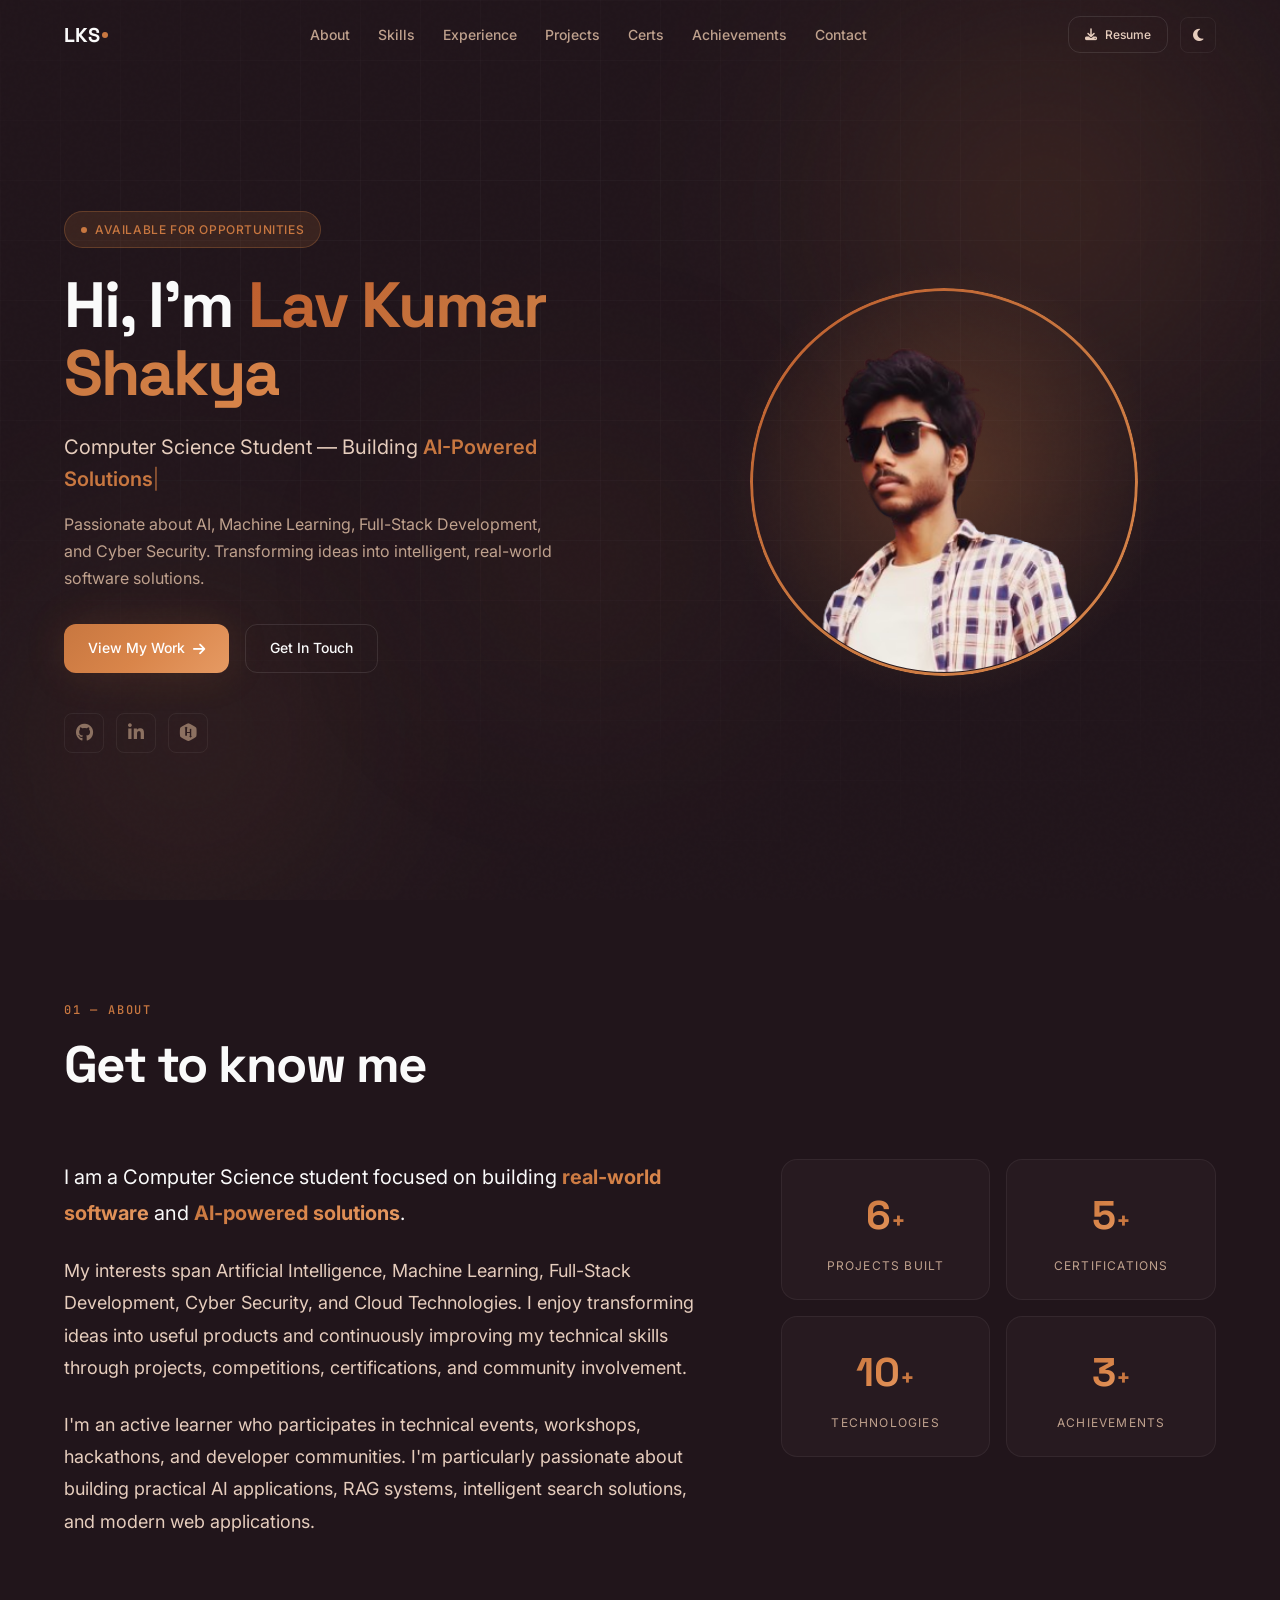
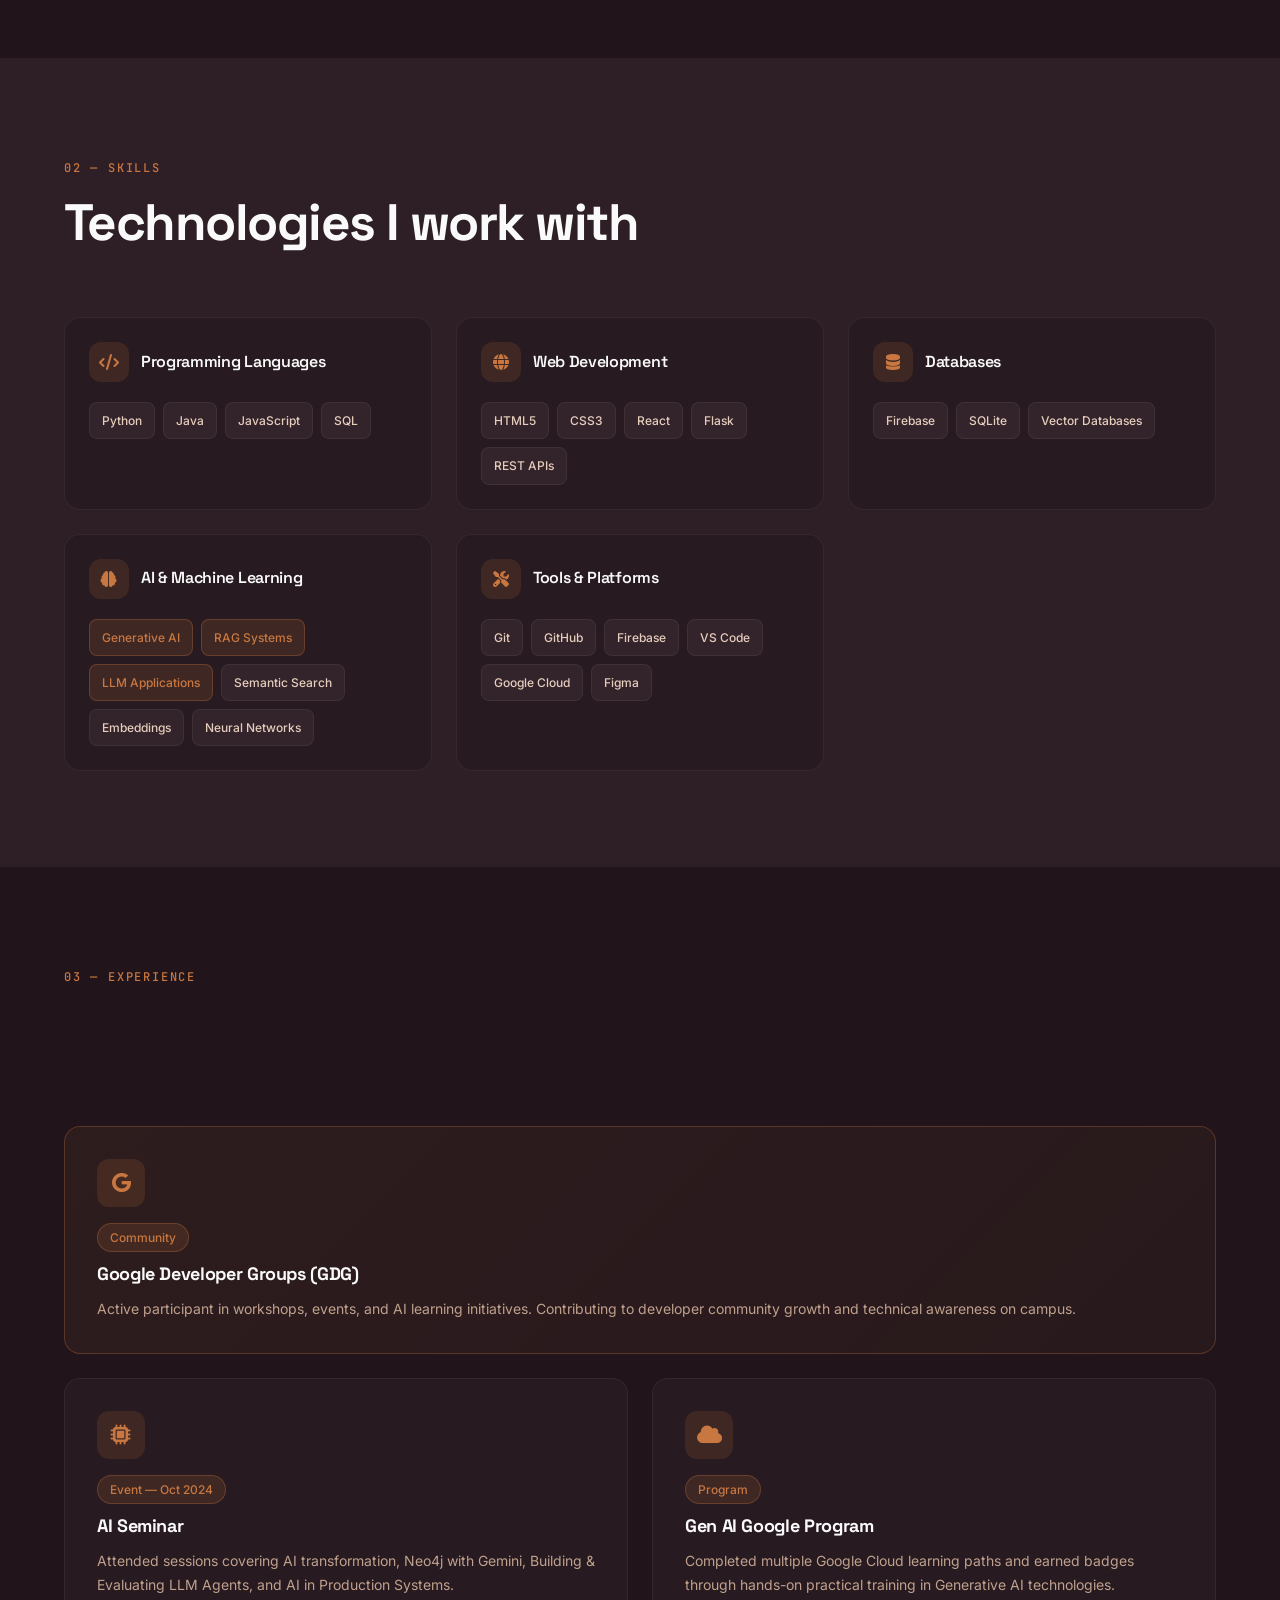
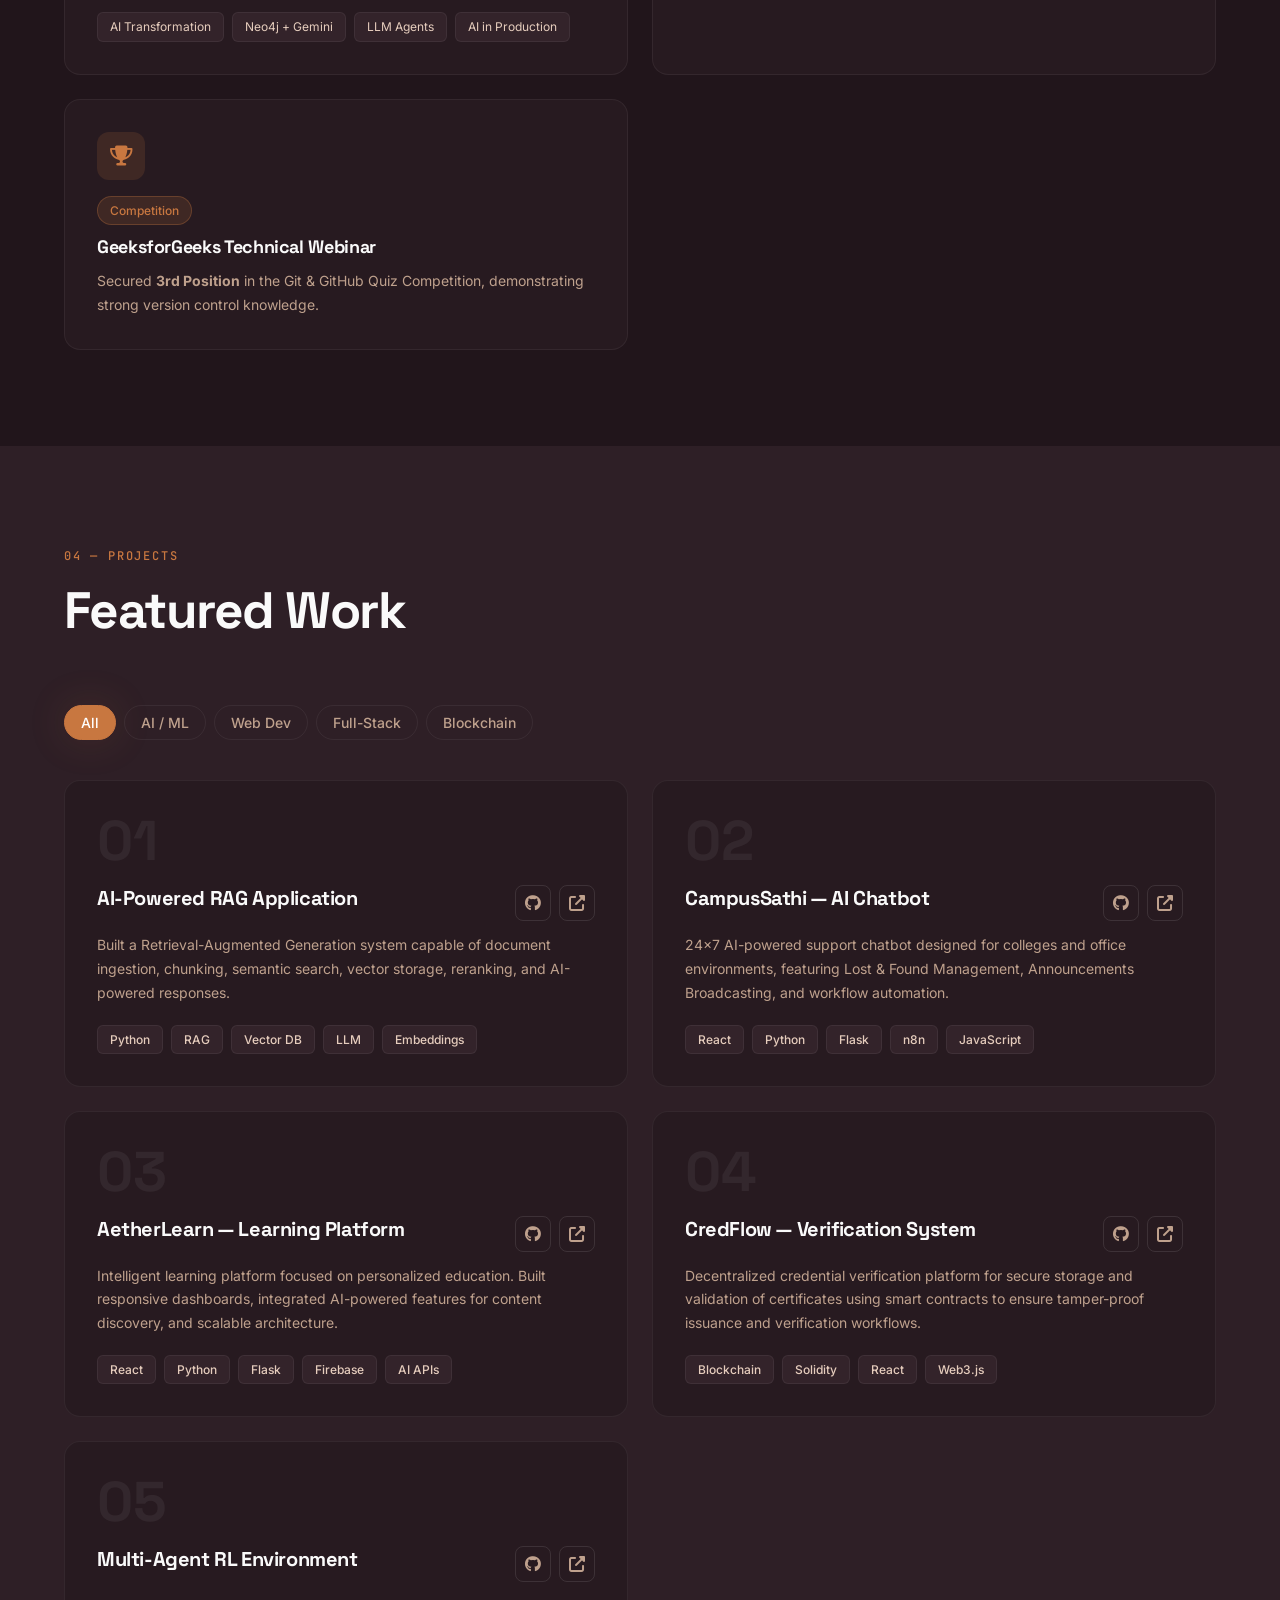
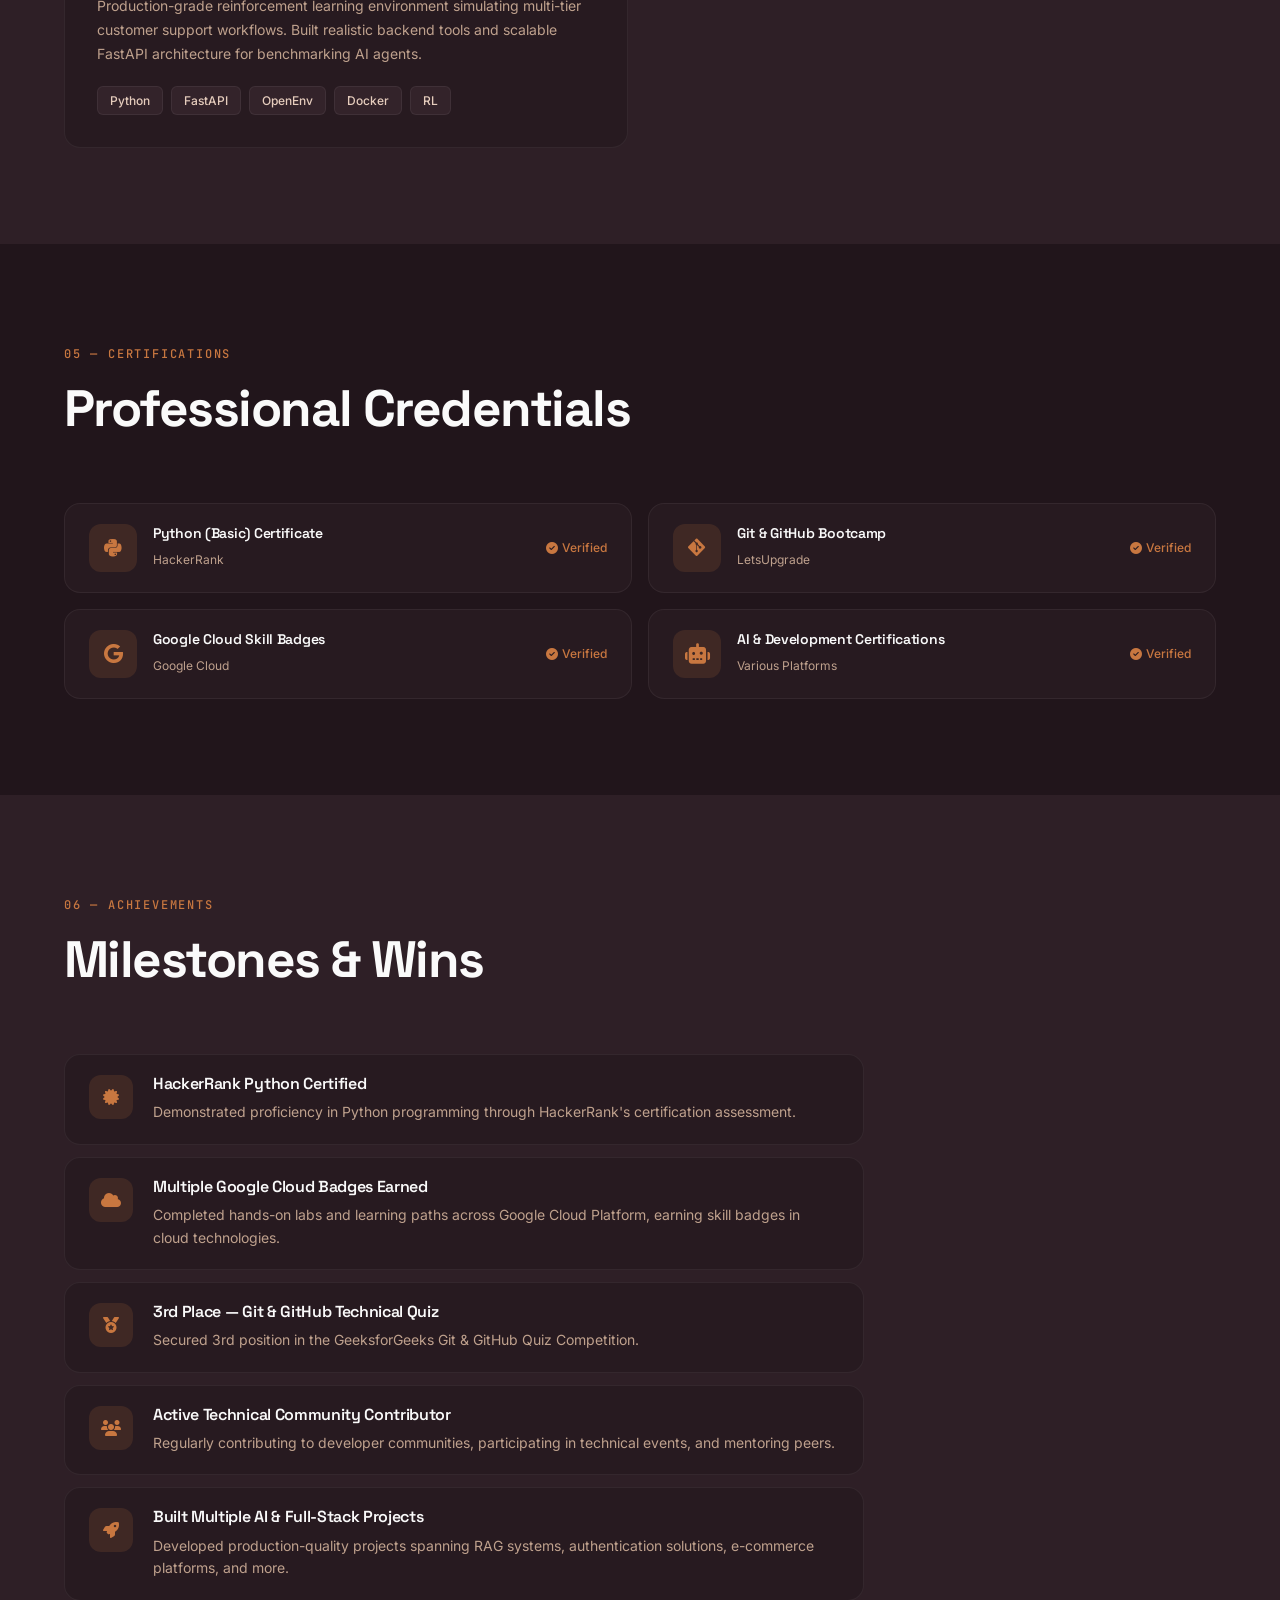
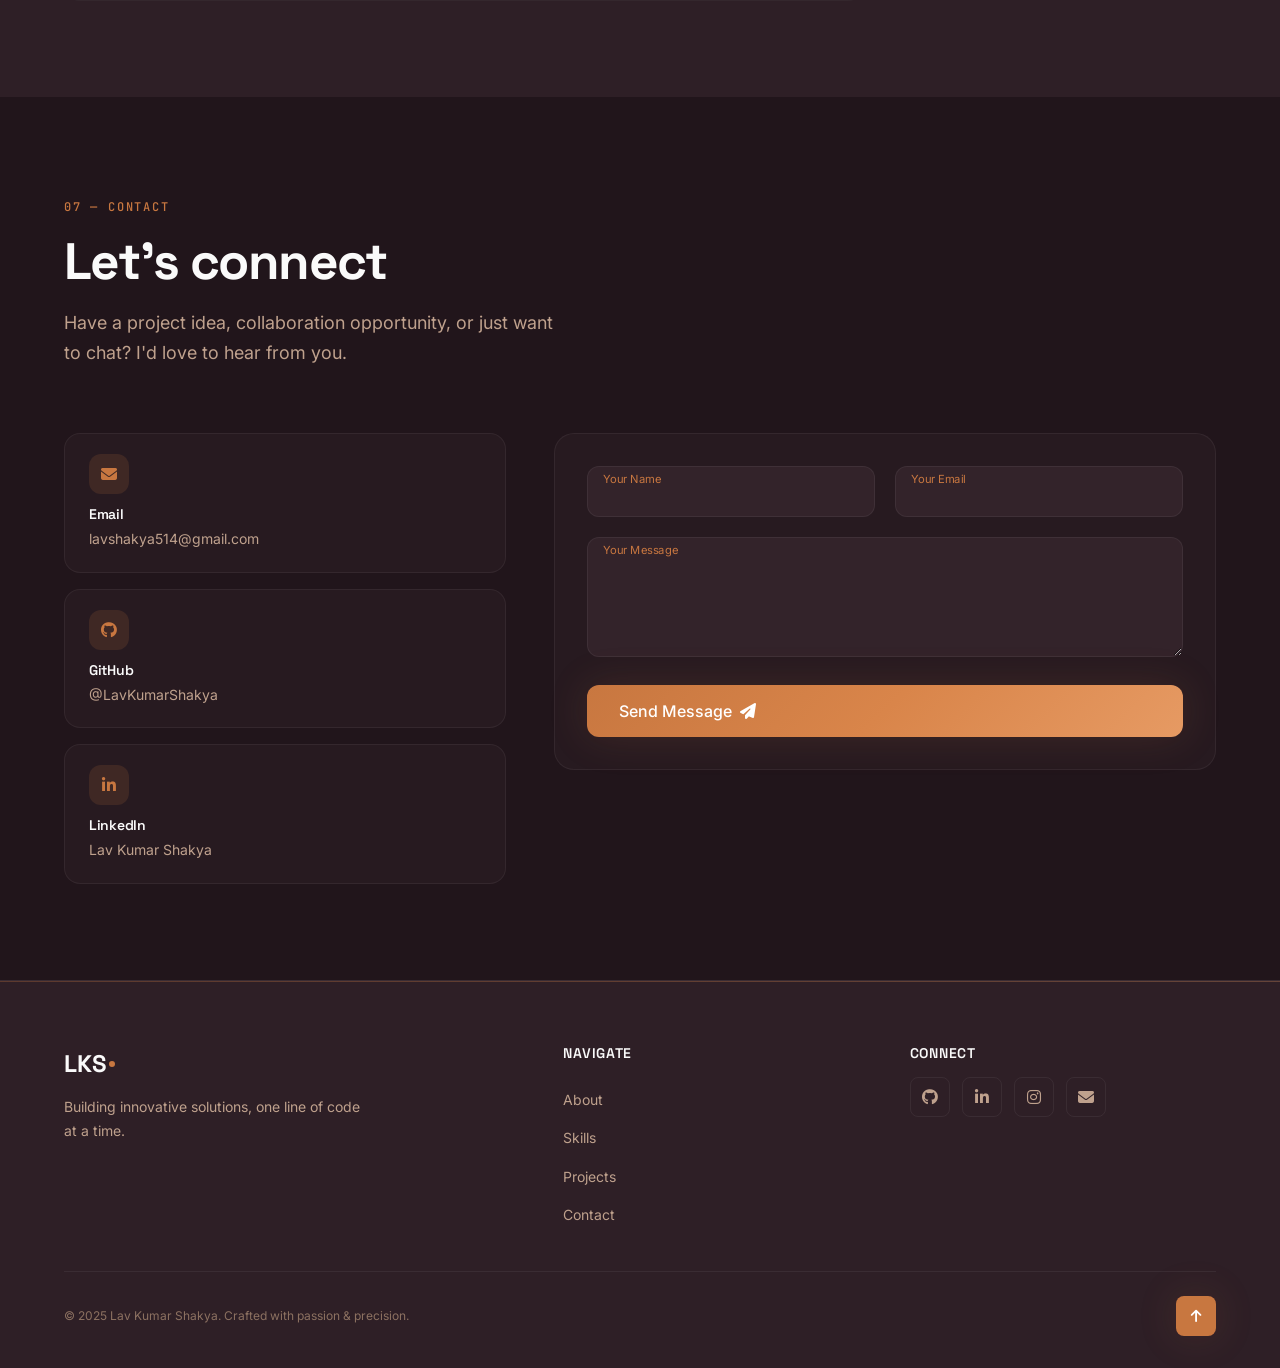
<file: index.html>
<!DOCTYPE html>
<html lang="en" data-theme="dark">

<head>
    <meta charset="UTF-8">
    <meta name="viewport" content="width=device-width, initial-scale=1.0">
    <title>Lav Kumar Shakya — CS Student · AI & Full-Stack Developer</title>
    <meta name="description"
        content="Portfolio of Lav Kumar Shakya — Computer Science student building AI-powered solutions, RAG systems, and modern web applications. Passionate about ML, Cyber Security, and Cloud Technologies.">
    <meta name="keywords" content="Lav Kumar Shakya, AI Developer, Full-Stack, Machine Learning, RAG, Portfolio">
    <meta name="author" content="Lav Kumar Shakya">
    <meta property="og:title" content="Lav Kumar Shakya — CS Student · AI & Full-Stack Developer">
    <meta property="og:description" content="Building AI-powered solutions, RAG systems, and modern web applications.">
    <meta property="og:type" content="website">

    <!-- Google Fonts -->
    <link rel="preconnect" href="https://fonts.googleapis.com">
    <link rel="preconnect" href="https://fonts.gstatic.com" crossorigin>
    <link
        href="https://fonts.googleapis.com/css2?family=Inter:wght@300;400;500;600;700;800;900&family=Space+Grotesk:wght@400;500;600;700&family=JetBrains+Mono:wght@400;500&display=swap"
        rel="stylesheet">

    <!-- Font Awesome -->
    <link rel="stylesheet" href="https://cdnjs.cloudflare.com/ajax/libs/font-awesome/6.5.0/css/all.min.css">

    <!-- CSS -->
    <link rel="stylesheet" href="style.css">
</head>

<body>
    <!-- Cursor glow effect -->
    <div class="cursor-glow" id="cursor-glow"></div>

    <!-- Loading screen -->
    <div class="loader" id="loader">
        <div class="loader-inner">
            <div class="loader-line"></div>
            <span class="loader-text">LKS</span>
        </div>
    </div>

    <!-- Navigation -->
    <nav class="navbar" id="navbar">
        <div class="nav-container">
            <a href="#hero" class="nav-logo" id="nav-logo">
                <span class="logo-text">LKS</span>
                <span class="logo-dot"></span>
            </a>

            <div class="nav-menu" id="nav-menu">
                <ul class="nav-list">
                    <li><a href="#about" class="nav-link">About</a></li>
                    <li><a href="#skills" class="nav-link">Skills</a></li>
                    <li><a href="#experience" class="nav-link">Experience</a></li>
                    <li><a href="#projects" class="nav-link">Projects</a></li>
                    <li><a href="#certifications" class="nav-link">Certs</a></li>
                    <li><a href="#achievements" class="nav-link">Achievements</a></li>
                    <li><a href="#contact" class="nav-link">Contact</a></li>
                </ul>
            </div>

            <div class="nav-actions">
                <a href="resume/Resume_1.pdf" target="_blank" rel="noopener noreferrer" class="btn btn-ghost btn-sm" id="resume-btn">
                    <i class="fas fa-download"></i>
                    <span>Resume</span>
                </a>
                <button class="theme-toggle" id="theme-toggle" aria-label="Toggle theme">
                    <i class="fas fa-sun sun-icon"></i>
                    <i class="fas fa-moon moon-icon"></i>
                </button>
                <button class="hamburger" id="hamburger" aria-label="Toggle navigation">
                    <span class="bar"></span>
                    <span class="bar"></span>
                    <span class="bar"></span>
                </button>
            </div>
        </div>
    </nav>

    <!-- ========== HERO SECTION ========== -->
    <section class="hero" id="hero">
        <div class="hero-bg">
            <div class="hero-grid-pattern"></div>
            <div class="hero-gradient-orb hero-orb-1"></div>
            <div class="hero-gradient-orb hero-orb-2"></div>
            <div class="hero-gradient-orb hero-orb-3"></div>
            <div class="hero-noise"></div>
        </div>
        <div class="container hero-container">
            <div class="hero-content">
                <div class="hero-badge reveal-up">
                    <span class="badge-dot"></span>
                    <span>Available for Opportunities</span>
                </div>
                <h1 class="hero-title reveal-up" style="--delay: 0.1s">
                    Hi, I'm <span class="gradient-text">Lav Kumar Shakya</span>
                </h1>
                <p class="hero-subtitle reveal-up" style="--delay: 0.2s">
                    Computer Science Student — Building <span class="typed-text" id="typed-text"></span><span
                        class="cursor-blink">|</span>
                </p>
                <p class="hero-description reveal-up" style="--delay: 0.3s">
                    Passionate about AI, Machine Learning, Full-Stack Development, and Cyber Security.
                    Transforming ideas into intelligent, real-world software solutions.
                </p>
                <div class="hero-cta reveal-up" style="--delay: 0.4s">
                    <a href="#projects" class="btn btn-primary">
                        <span>View My Work</span>
                        <i class="fas fa-arrow-right"></i>
                    </a>
                    <a href="#contact" class="btn btn-outline">
                        <span>Get In Touch</span>
                    </a>
                </div>
                <div class="hero-social reveal-up" style="--delay: 0.5s">
                    <a href="https://github.com/LavKumarShakya" class="hero-social-link" target="_blank"
                        rel="noopener noreferrer" aria-label="GitHub">
                        <i class="fab fa-github"></i>
                    </a>
                    <a href="https://www.linkedin.com/in/lav-kumar-shakya-86a87a287" class="hero-social-link"
                        target="_blank" rel="noopener noreferrer" aria-label="LinkedIn">
                        <i class="fab fa-linkedin-in"></i>
                    </a>
                    <a href="https://www.hackerrank.com/profile/lavshakya514" class="hero-social-link" target="_blank"
                        rel="noopener noreferrer" aria-label="HackerRank">
                        <i class="fab fa-hackerrank"></i>
                    </a>
                </div>
            </div>
            <div class="hero-visual reveal-up" style="--delay: 0.3s">
                <div class="hero-image-wrapper">
                    <div class="hero-image-glow"></div>
                    <div class="hero-image-ring"></div>
                    <img src="Personel img/1bg.png" alt="Lav Kumar Shakya" class="hero-img" loading="eager">
                </div>
            </div>
        </div>
        <div class="scroll-indicator reveal-up" style="--delay: 0.8s">
            <span>Scroll to explore</span>
            <div class="scroll-line">
                <div class="scroll-dot"></div>
            </div>
        </div>
    </section>

    <!-- ========== ABOUT SECTION ========== -->
    <section class="section about" id="about">
        <div class="container">
            <div class="section-header">
                <span class="section-label reveal-up">01 — About</span>
                <h2 class="section-title reveal-up" style="--delay: 0.1s">Get to know me</h2>
            </div>
            <div class="about-grid">
                <div class="about-text reveal-up" style="--delay: 0.2s">
                    <p class="about-lead">
                        I am a Computer Science student focused on building <strong>real-world software</strong> and
                        <strong>AI-powered solutions</strong>.
                    </p>
                    <p>
                        My interests span Artificial Intelligence, Machine Learning, Full-Stack Development, Cyber
                        Security, and Cloud Technologies.
                        I enjoy transforming ideas into useful products and continuously improving my technical skills
                        through projects, competitions,
                        certifications, and community involvement.
                    </p>
                    <p>
                        I'm an active learner who participates in technical events, workshops, hackathons, and developer
                        communities.
                        I'm particularly passionate about building practical AI applications, RAG systems, intelligent
                        search solutions,
                        and modern web applications.
                    </p>
                </div>
                <div class="about-stats reveal-up" style="--delay: 0.3s">
                    <div class="stat-card">
                        <span class="stat-number" data-count="6">0</span><span class="stat-suffix">+</span>
                        <span class="stat-label">Projects Built</span>
                    </div>
                    <div class="stat-card">
                        <span class="stat-number" data-count="5">0</span><span class="stat-suffix">+</span>
                        <span class="stat-label">Certifications</span>
                    </div>
                    <div class="stat-card">
                        <span class="stat-number" data-count="10">0</span><span class="stat-suffix">+</span>
                        <span class="stat-label">Technologies</span>
                    </div>
                    <div class="stat-card">
                        <span class="stat-number" data-count="3">0</span><span class="stat-suffix">+</span>
                        <span class="stat-label">Achievements</span>
                    </div>
                </div>
            </div>
        </div>
    </section>

    <!-- ========== SKILLS SECTION ========== -->
    <section class="section skills" id="skills">
        <div class="container">
            <div class="section-header">
                <span class="section-label reveal-up">02 — Skills</span>
                <h2 class="section-title reveal-up" style="--delay: 0.1s">Technologies I work with</h2>
            </div>
            <div class="skills-categories">
                <!-- Programming Languages -->
                <div class="skill-category reveal-up" style="--delay: 0.1s">
                    <div class="skill-category-header">
                        <div class="skill-category-icon"><i class="fas fa-code"></i></div>
                        <h3>Programming Languages</h3>
                    </div>
                    <div class="skill-tags">
                        <span class="skill-tag">Python</span>
                        <span class="skill-tag">Java</span>
                        <span class="skill-tag">JavaScript</span>
                        <span class="skill-tag">SQL</span>
                    </div>
                </div>
                <!-- Web Development -->
                <div class="skill-category reveal-up" style="--delay: 0.15s">
                    <div class="skill-category-header">
                        <div class="skill-category-icon"><i class="fas fa-globe"></i></div>
                        <h3>Web Development</h3>
                    </div>
                    <div class="skill-tags">
                        <span class="skill-tag">HTML5</span>
                        <span class="skill-tag">CSS3</span>
                        <span class="skill-tag">React</span>
                        <span class="skill-tag">Flask</span>
                        <span class="skill-tag">REST APIs</span>
                    </div>
                </div>
                <!-- Databases -->
                <div class="skill-category reveal-up" style="--delay: 0.2s">
                    <div class="skill-category-header">
                        <div class="skill-category-icon"><i class="fas fa-database"></i></div>
                        <h3>Databases</h3>
                    </div>
                    <div class="skill-tags">
                        <span class="skill-tag">Firebase</span>
                        <span class="skill-tag">SQLite</span>
                        <span class="skill-tag">Vector Databases</span>
                    </div>
                </div>
                <!-- AI & ML -->
                <div class="skill-category reveal-up" style="--delay: 0.25s">
                    <div class="skill-category-header">
                        <div class="skill-category-icon"><i class="fas fa-brain"></i></div>
                        <h3>AI & Machine Learning</h3>
                    </div>
                    <div class="skill-tags">
                        <span class="skill-tag highlight-tag">Generative AI</span>
                        <span class="skill-tag highlight-tag">RAG Systems</span>
                        <span class="skill-tag highlight-tag">LLM Applications</span>
                        <span class="skill-tag">Semantic Search</span>
                        <span class="skill-tag">Embeddings</span>
                        <span class="skill-tag">Neural Networks</span>
                    </div>
                </div>
                <!-- Tools -->
                <div class="skill-category reveal-up" style="--delay: 0.3s">
                    <div class="skill-category-header">
                        <div class="skill-category-icon"><i class="fas fa-tools"></i></div>
                        <h3>Tools & Platforms</h3>
                    </div>
                    <div class="skill-tags">
                        <span class="skill-tag">Git</span>
                        <span class="skill-tag">GitHub</span>
                        <span class="skill-tag">Firebase</span>
                        <span class="skill-tag">VS Code</span>
                        <span class="skill-tag">Google Cloud</span>
                        <span class="skill-tag">Figma</span>
                    </div>
                </div>
            </div>
        </div>
    </section>

    <!-- ========== EXPERIENCE & COMMUNITY ========== -->
    <section class="section experience" id="experience">
        <div class="container">
            <div class="section-header">
                <span class="section-label reveal-up">03 — Experience</span>
                <h2 class="section-title reveal-up" style="--delay: 0.1s">Community & Leadership</h2>
            </div>
            <div class="experience-grid">
                <!-- GDG -->
                <div class="experience-card experience-featured reveal-up" style="--delay: 0.15s">
                    <div class="experience-card-accent"></div>
                    <div class="experience-icon">
                        <i class="fab fa-google"></i>
                    </div>
                    <div class="experience-meta">
                        <span class="experience-tag">Community</span>
                    </div>
                    <h3>Google Developer Groups (GDG)</h3>
                    <p>Active participant in workshops, events, and AI learning initiatives. Contributing to developer
                        community growth and technical awareness on campus.</p>
                </div>
                <!-- AI Seminar -->
                <div class="experience-card reveal-up" style="--delay: 0.2s">
                    <div class="experience-card-accent"></div>
                    <div class="experience-icon">
                        <i class="fas fa-microchip"></i>
                    </div>
                    <div class="experience-meta">
                        <span class="experience-tag">Event — Oct 2024</span>
                    </div>
                    <h3>AI Seminar</h3>
                    <p>Attended sessions covering AI transformation, Neo4j with Gemini, Building & Evaluating LLM
                        Agents, and AI in Production Systems.</p>
                    <div class="experience-topics">
                        <span>AI Transformation</span>
                        <span>Neo4j + Gemini</span>
                        <span>LLM Agents</span>
                        <span>AI in Production</span>
                    </div>
                </div>
                <!-- Gen AI Google -->
                <div class="experience-card reveal-up" style="--delay: 0.25s">
                    <div class="experience-card-accent"></div>
                    <div class="experience-icon">
                        <i class="fas fa-cloud"></i>
                    </div>
                    <div class="experience-meta">
                        <span class="experience-tag">Program</span>
                    </div>
                    <h3>Gen AI Google Program</h3>
                    <p>Completed multiple Google Cloud learning paths and earned badges through hands-on practical
                        training in Generative AI technologies.</p>
                </div>
                <!-- GFG Webinar -->
                <div class="experience-card reveal-up" style="--delay: 0.3s">
                    <div class="experience-card-accent"></div>
                    <div class="experience-icon">
                        <i class="fas fa-trophy"></i>
                    </div>
                    <div class="experience-meta">
                        <span class="experience-tag">Competition</span>
                    </div>
                    <h3>GeeksforGeeks Technical Webinar</h3>
                    <p>Secured <strong>3rd Position</strong> in the Git & GitHub Quiz Competition, demonstrating strong
                        version control knowledge.</p>
                </div>
            </div>
        </div>
    </section>

    <!-- ========== PROJECTS SECTION ========== -->
    <section class="section projects" id="projects">
        <div class="container">
            <div class="section-header">
                <span class="section-label reveal-up">04 — Projects</span>
                <h2 class="section-title reveal-up" style="--delay: 0.1s">Featured Work</h2>
            </div>
            <div class="projects-filter reveal-up" style="--delay: 0.15s">
                <button class="filter-btn active" data-filter="all">All</button>
                <button class="filter-btn" data-filter="ai">AI / ML</button>
                <button class="filter-btn" data-filter="web">Web Dev</button>
                <button class="filter-btn" data-filter="fullstack">Full-Stack</button>
                <button class="filter-btn" data-filter="blockchain">Blockchain</button>
            </div>
            <div class="projects-grid">
                <!-- RAG Application -->
                <article class="project-card reveal-up" style="--delay: 0.2s" data-category="ai">
                    <div class="project-card-inner">
                        <div class="project-number">01</div>
                        <div class="project-content">
                            <div class="project-header">
                                <h3>AI-Powered RAG Application</h3>
                                <div class="project-links">
                                    <a href="https://github.com/LavKumarShakya" class="project-link-icon"
                                        target="_blank" rel="noopener noreferrer" aria-label="View source code">
                                        <i class="fab fa-github"></i>
                                    </a>
                                    <a href="#" class="project-link-icon" target="_blank" rel="noopener noreferrer"
                                        aria-label="View live project">
                                        <i class="fas fa-external-link-alt"></i>
                                    </a>
                                </div>
                            </div>
                            <p>Built a Retrieval-Augmented Generation system capable of document ingestion, chunking,
                                semantic search, vector storage, reranking, and AI-powered responses.</p>
                            <div class="project-tech">
                                <span>Python</span>
                                <span>RAG</span>
                                <span>Vector DB</span>
                                <span>LLM</span>
                                <span>Embeddings</span>
                            </div>
                        </div>
                        <div class="project-card-glow"></div>
                    </div>
                </article>
                <!-- CampusSathi -->
                <article class="project-card reveal-up" style="--delay: 0.25s" data-category="ai fullstack">
                    <div class="project-card-inner">
                        <div class="project-number">02</div>
                        <div class="project-content">
                            <div class="project-header">
                                <h3>CampusSathi — AI Chatbot</h3>
                                <div class="project-links">
                                    <a href="https://github.com/PiyushVerma246/campus_sathi" class="project-link-icon"
                                        target="_blank" rel="noopener noreferrer" aria-label="View source code">
                                        <i class="fab fa-github"></i>
                                    </a>
                                    <a href="https://campus-sathi-1.onrender.com/" class="project-link-icon"
                                        target="_blank" rel="noopener noreferrer" aria-label="View live project">
                                        <i class="fas fa-external-link-alt"></i>
                                    </a>
                                </div>
                            </div>
                            <p>24×7 AI-powered support chatbot designed for colleges and office environments, featuring
                                Lost & Found Management, Announcements Broadcasting, and workflow automation.</p>
                            <div class="project-tech">
                                <span>React</span>
                                <span>Python</span>
                                <span>Flask</span>
                                <span>n8n</span>
                                <span>JavaScript</span>
                            </div>
                        </div>
                        <div class="project-card-glow"></div>
                    </div>
                </article>
                <!-- AetherLearn -->
                <article class="project-card reveal-up" style="--delay: 0.35s" data-category="ai fullstack">
                    <div class="project-card-inner">
                        <div class="project-number">03</div>
                        <div class="project-content">
                            <div class="project-header">
                                <h3>AetherLearn — Learning Platform</h3>
                                <div class="project-links">
                                    <a href="https://github.com/LavKumarShakya/Solution-Challenge"
                                        class="project-link-icon" target="_blank" rel="noopener noreferrer"
                                        aria-label="View source code">
                                        <i class="fab fa-github"></i>
                                    </a>
                                    <a href="https://lavkumarshakya.github.io/Solution-Challenge/"
                                        class="project-link-icon" target="_blank" rel="noopener noreferrer"
                                        aria-label="View live project">
                                        <i class="fas fa-external-link-alt"></i>
                                    </a>
                                </div>
                            </div>
                            <p>Intelligent learning platform focused on personalized education. Built responsive
                                dashboards, integrated AI-powered features for content discovery, and scalable
                                architecture.</p>
                            <div class="project-tech">
                                <span>React</span>
                                <span>Python</span>
                                <span>Flask</span>
                                <span>Firebase</span>
                                <span>AI APIs</span>
                            </div>
                        </div>
                        <div class="project-card-glow"></div>
                    </div>
                </article>
                <!-- CredFlow -->
                <article class="project-card reveal-up" style="--delay: 0.4s" data-category="blockchain web">
                    <div class="project-card-inner">
                        <div class="project-number">04</div>
                        <div class="project-content">
                            <div class="project-header">
                                <h3>CredFlow — Verification System</h3>
                                <div class="project-links">
                                    <a href="https://github.com/LavKumarShakya/Reputation_Passport"
                                        class="project-link-icon" target="_blank" rel="noopener noreferrer"
                                        aria-label="View source code">
                                        <i class="fab fa-github"></i>
                                    </a>
                                    <a href="https://reputation-passport-tan.vercel.app/" class="project-link-icon"
                                        target="_blank" rel="noopener noreferrer" aria-label="View live project">
                                        <i class="fas fa-external-link-alt"></i>
                                    </a>
                                </div>
                            </div>
                            <p>Decentralized credential verification platform for secure storage and validation of
                                certificates using smart contracts to ensure tamper-proof issuance and verification
                                workflows.</p>
                            <div class="project-tech">
                                <span>Blockchain</span>
                                <span>Solidity</span>
                                <span>React</span>
                                <span>Web3.js</span>
                            </div>
                        </div>
                        <div class="project-card-glow"></div>
                    </div>
                </article>
                <!-- Multi-Agent RL Environment -->
                <article class="project-card reveal-up" style="--delay: 0.45s" data-category="ai fullstack">
                    <div class="project-card-inner">
                        <div class="project-number">05</div>
                        <div class="project-content">
                            <div class="project-header">
                                <h3>Multi-Agent RL Environment</h3>
                                <div class="project-links">
                                    <a href="https://github.com/LavKumarShakya/Customer-Support"
                                        class="project-link-icon" target="_blank" rel="noopener noreferrer"
                                        aria-label="View source code">
                                        <i class="fab fa-github"></i>
                                    </a>
                                    <a href="https://huggingface.co/spaces/Intruder1/customer-support-env1"
                                        class="project-link-icon" target="_blank" rel="noopener noreferrer"
                                        aria-label="View live project">
                                        <i class="fas fa-external-link-alt"></i>
                                    </a>
                                </div>
                            </div>
                            <p>Production-grade reinforcement learning environment simulating multi-tier customer
                                support workflows. Built realistic backend tools and scalable FastAPI architecture for
                                benchmarking AI agents.</p>
                            <div class="project-tech">
                                <span>Python</span>
                                <span>FastAPI</span>
                                <span>OpenEnv</span>
                                <span>Docker</span>
                                <span>RL</span>
                            </div>
                        </div>
                        <div class="project-card-glow"></div>
                    </div>
                </article>
            </div>
        </div>
    </section>

    <!-- ========== CERTIFICATIONS SECTION ========== -->
    <section class="section certifications" id="certifications">
        <div class="container">
            <div class="section-header">
                <span class="section-label reveal-up">05 — Certifications</span>
                <h2 class="section-title reveal-up" style="--delay: 0.1s">Professional Credentials</h2>
            </div>
            <div class="certs-grid">
                <div class="cert-card reveal-up" style="--delay: 0.15s">
                    <div class="cert-badge"><i class="fab fa-python"></i></div>
                    <div class="cert-info">
                        <h3>Python (Basic) Certificate</h3>
                        <span class="cert-issuer">HackerRank</span>
                    </div>
                    <div class="cert-verified"><i class="fas fa-check-circle"></i> Verified</div>
                </div>
                <div class="cert-card reveal-up" style="--delay: 0.2s">
                    <div class="cert-badge"><i class="fab fa-git-alt"></i></div>
                    <div class="cert-info">
                        <h3>Git & GitHub Bootcamp</h3>
                        <span class="cert-issuer">LetsUpgrade</span>
                    </div>
                    <div class="cert-verified"><i class="fas fa-check-circle"></i> Verified</div>
                </div>
                <div class="cert-card reveal-up" style="--delay: 0.25s">
                    <div class="cert-badge"><i class="fab fa-google"></i></div>
                    <div class="cert-info">
                        <h3>Google Cloud Skill Badges</h3>
                        <span class="cert-issuer">Google Cloud</span>
                    </div>
                    <div class="cert-verified"><i class="fas fa-check-circle"></i> Verified</div>
                </div>
                <div class="cert-card reveal-up" style="--delay: 0.3s">
                    <div class="cert-badge"><i class="fas fa-robot"></i></div>
                    <div class="cert-info">
                        <h3>AI & Development Certifications</h3>
                        <span class="cert-issuer">Various Platforms</span>
                    </div>
                    <div class="cert-verified"><i class="fas fa-check-circle"></i> Verified</div>
                </div>
            </div>
        </div>
    </section>

    <!-- ========== ACHIEVEMENTS SECTION ========== -->
    <section class="section achievements" id="achievements">
        <div class="container">
            <div class="section-header">
                <span class="section-label reveal-up">06 — Achievements</span>
                <h2 class="section-title reveal-up" style="--delay: 0.1s">Milestones & Wins</h2>
            </div>
            <div class="achievements-list">
                <div class="achievement-item reveal-up" style="--delay: 0.15s">
                    <div class="achievement-icon"><i class="fas fa-certificate"></i></div>
                    <div class="achievement-content">
                        <h3>HackerRank Python Certified</h3>
                        <p>Demonstrated proficiency in Python programming through HackerRank's certification assessment.
                        </p>
                    </div>
                </div>
                <div class="achievement-item reveal-up" style="--delay: 0.2s">
                    <div class="achievement-icon"><i class="fas fa-cloud"></i></div>
                    <div class="achievement-content">
                        <h3>Multiple Google Cloud Badges Earned</h3>
                        <p>Completed hands-on labs and learning paths across Google Cloud Platform, earning skill badges
                            in cloud technologies.</p>
                    </div>
                </div>
                <div class="achievement-item reveal-up" style="--delay: 0.25s">
                    <div class="achievement-icon"><i class="fas fa-medal"></i></div>
                    <div class="achievement-content">
                        <h3>3rd Place — Git & GitHub Technical Quiz</h3>
                        <p>Secured 3rd position in the GeeksforGeeks Git & GitHub Quiz Competition.</p>
                    </div>
                </div>
                <div class="achievement-item reveal-up" style="--delay: 0.3s">
                    <div class="achievement-icon"><i class="fas fa-users"></i></div>
                    <div class="achievement-content">
                        <h3>Active Technical Community Contributor</h3>
                        <p>Regularly contributing to developer communities, participating in technical events, and
                            mentoring peers.</p>
                    </div>
                </div>
                <div class="achievement-item reveal-up" style="--delay: 0.35s">
                    <div class="achievement-icon"><i class="fas fa-rocket"></i></div>
                    <div class="achievement-content">
                        <h3>Built Multiple AI & Full-Stack Projects</h3>
                        <p>Developed production-quality projects spanning RAG systems, authentication solutions,
                            e-commerce platforms, and more.</p>
                    </div>
                </div>
            </div>
        </div>
    </section>

    <!-- ========== CONTACT SECTION ========== -->
    <section class="section contact" id="contact">
        <div class="container">
            <div class="section-header">
                <span class="section-label reveal-up">07 — Contact</span>
                <h2 class="section-title reveal-up" style="--delay: 0.1s">Let's connect</h2>
                <p class="section-subtitle reveal-up" style="--delay: 0.15s">
                    Have a project idea, collaboration opportunity, or just want to chat? I'd love to hear from you.
                </p>
            </div>
            <div class="contact-grid">
                <div class="contact-info reveal-up" style="--delay: 0.2s">
                    <div class="contact-card">
                        <div class="contact-card-icon"><i class="fas fa-envelope"></i></div>
                        <h3>Email</h3>
                        <a href="mailto:lavshakya514@gmail.com">lavshakya514@gmail.com</a>
                    </div>
                    <div class="contact-card">
                        <div class="contact-card-icon"><i class="fab fa-github"></i></div>
                        <h3>GitHub</h3>
                        <a href="https://github.com/LavKumarShakya" target="_blank"
                            rel="noopener noreferrer">@LavKumarShakya</a>
                    </div>
                    <div class="contact-card">
                        <div class="contact-card-icon"><i class="fab fa-linkedin-in"></i></div>
                        <h3>LinkedIn</h3>
                        <a href="https://www.linkedin.com/in/lav-kumar-shakya-86a87a287" target="_blank"
                            rel="noopener noreferrer">Lav Kumar Shakya</a>
                    </div>
                </div>
                <div class="contact-form-wrapper reveal-up" style="--delay: 0.3s">
                    <form class="contact-form" id="contact-form">
                        <div class="form-row">
                            <div class="form-group">
                                <input type="text" id="contact-name" name="name" required autocomplete="name">
                                <label for="contact-name">Your Name</label>
                                <div class="form-line"></div>
                            </div>
                            <div class="form-group">
                                <input type="email" id="contact-email" name="email" required autocomplete="email">
                                <label for="contact-email">Your Email</label>
                                <div class="form-line"></div>
                            </div>
                        </div>
                        <div class="form-group">
                            <textarea id="contact-message" name="message" rows="4" required></textarea>
                            <label for="contact-message">Your Message</label>
                            <div class="form-line"></div>
                        </div>
                        <button type="submit" class="btn btn-primary btn-lg" id="submit-btn">
                            <span class="btn-text">Send Message</span>
                            <span class="btn-loader" style="display:none;">
                                <i class="fas fa-spinner fa-spin"></i> Sending...
                            </span>
                            <i class="fas fa-paper-plane"></i>
                        </button>
                    </form>
                    <div class="form-success" id="form-success" style="display:none;">
                        <i class="fas fa-check-circle"></i>
                        <h3>Message Sent!</h3>
                        <p>Thanks for reaching out. I'll get back to you soon.</p>
                    </div>
                </div>
            </div>
        </div>
    </section>

    <!-- ========== FOOTER ========== -->
    <footer class="footer">
        <div class="container">
            <div class="footer-grid">
                <div class="footer-brand">
                    <span class="footer-logo">LKS<span class="logo-dot"></span></span>
                    <p>Building innovative solutions, one line of code at a time.</p>
                </div>
                <div class="footer-nav">
                    <h4>Navigate</h4>
                    <a href="#about">About</a>
                    <a href="#skills">Skills</a>
                    <a href="#projects">Projects</a>
                    <a href="#contact">Contact</a>
                </div>
                <div class="footer-social">
                    <h4>Connect</h4>
                    <div class="footer-social-links">
                        <a href="https://github.com/LavKumarShakya" target="_blank" rel="noopener noreferrer"
                            aria-label="GitHub"><i class="fab fa-github"></i></a>
                        <a href="https://www.linkedin.com/in/lav-kumar-shakya-86a87a287" target="_blank"
                            rel="noopener noreferrer" aria-label="LinkedIn"><i class="fab fa-linkedin-in"></i></a>
                        <a href="https://www.instagram.com/intruder1404" target="_blank" rel="noopener noreferrer"
                            aria-label="Instagram"><i class="fab fa-instagram"></i></a>
                        <a href="mailto:lavshakya514@gmail.com" aria-label="Email"><i class="fas fa-envelope"></i></a>
                    </div>
                </div>
            </div>
            <div class="footer-bottom">
                <p>&copy; 2025 Lav Kumar Shakya. Crafted with passion & precision.</p>
                <button class="scroll-top-btn" id="scroll-top" aria-label="Scroll to top">
                    <i class="fas fa-arrow-up"></i>
                </button>
            </div>
        </div>
    </footer>

    <!-- JavaScript -->
    <script src="script.js"></script>
</body>

</html>
</file>
<file: style.css>
/* ================================================================
   LAV KUMAR SHAKYA — PORTFOLIO
   Premium design system inspired by Linear, Vercel, Reflect
   ================================================================ */

/* ===== RESET & BASE ===== */
*, *::before, *::after {
    margin: 0;
    padding: 0;
    box-sizing: border-box;
}

html {
    scroll-behavior: smooth;
    overflow-x: hidden;
    font-size: 16px;
}

/* ===== DESIGN TOKENS ===== */
:root {
    /* Background */
    --bg-primary: #21151b;
    --bg-secondary: #2E1F26;
    --bg-tertiary: #3a2830;
    --bg-card: #271a20;
    --bg-elevated: #33232a;
    --bg-hover: #402c35;

    /* Text */
    --text-primary: #fafafa;
    --text-secondary: #e6cdbd;
    --text-tertiary: #bfa18d;
    --text-muted: #8c7161;

    /* Accent — warm copper gradient palette */
    --accent-primary: #C87740;
    --accent-secondary: #d9854a;
    --accent-tertiary: #e69a63;
    --accent-cyan: #e2a378;
    --accent-emerald: #C87740;
    --accent-pink: #bd5d2d;
    --accent-glow: rgba(200, 119, 64, 0.15);
    --accent-glow-strong: rgba(200, 119, 64, 0.3);

    /* Gradient */
    --gradient-primary: linear-gradient(135deg, #C87740, #d9854a, #e69a63);
    --gradient-secondary: linear-gradient(135deg, #d9854a, #e2a378);
    --gradient-accent: linear-gradient(135deg, #bd5d2d, #C87740, #d9854a);
    --gradient-card: linear-gradient(135deg, rgba(200,119,64,0.08), rgba(217,133,74,0.04));
    --gradient-border: linear-gradient(135deg, rgba(200,119,64,0.3), rgba(217,133,74,0.1));

    /* Border */
    --border-primary: rgba(255, 255, 255, 0.06);
    --border-secondary: rgba(255, 255, 255, 0.1);
    --border-accent: rgba(200, 119, 64, 0.3);

    /* Shadows */
    --shadow-sm: 0 1px 2px rgba(0,0,0,0.3);
    --shadow-md: 0 4px 12px rgba(0,0,0,0.4);
    --shadow-lg: 0 8px 30px rgba(0,0,0,0.5);
    --shadow-xl: 0 20px 60px rgba(0,0,0,0.6);
    --shadow-glow: 0 0 40px rgba(200, 119, 64, 0.15);
    --shadow-glow-strong: 0 0 80px rgba(200, 119, 64, 0.25);

    /* Glass */
    --glass-bg: rgba(46, 31, 38, 0.8);
    --glass-border: rgba(255, 255, 255, 0.08);

    /* Typography */
    --font-sans: 'Inter', -apple-system, BlinkMacSystemFont, 'Segoe UI', sans-serif;
    --font-display: 'Space Grotesk', 'Inter', sans-serif;
    --font-mono: 'JetBrains Mono', 'Fira Code', monospace;

    /* Sizing */
    --text-xs: 0.75rem;
    --text-sm: 0.875rem;
    --text-base: 1rem;
    --text-lg: 1.125rem;
    --text-xl: 1.25rem;
    --text-2xl: 1.5rem;
    --text-3xl: 2rem;
    --text-4xl: 2.5rem;
    --text-5xl: 3.5rem;
    --text-6xl: 4.5rem;
    --text-7xl: 5.5rem;

    /* Spacing */
    --space-1: 0.25rem;
    --space-2: 0.5rem;
    --space-3: 0.75rem;
    --space-4: 1rem;
    --space-5: 1.25rem;
    --space-6: 1.5rem;
    --space-8: 2rem;
    --space-10: 2.5rem;
    --space-12: 3rem;
    --space-16: 4rem;
    --space-20: 5rem;
    --space-24: 6rem;
    --space-32: 8rem;

    /* Radius */
    --radius-sm: 6px;
    --radius-md: 8px;
    --radius-lg: 12px;
    --radius-xl: 16px;
    --radius-2xl: 20px;
    --radius-3xl: 24px;
    --radius-full: 9999px;

    /* Transitions */
    --ease-out: cubic-bezier(0.16, 1, 0.3, 1);
    --ease-in-out: cubic-bezier(0.65, 0, 0.35, 1);
    --duration-fast: 150ms;
    --duration-base: 300ms;
    --duration-slow: 500ms;
    --duration-slower: 800ms;

    /* Z-Index */
    --z-base: 1;
    --z-dropdown: 100;
    --z-sticky: 200;
    --z-overlay: 300;
    --z-modal: 400;
    --z-toast: 500;
    --z-max: 999;
}

/* ===== LIGHT THEME ===== */
[data-theme="light"] {
    --bg-primary: #fafafa;
    --bg-secondary: #f4f4f5;
    --bg-tertiary: #e4e4e7;
    --bg-card: #ffffff;
    --bg-elevated: #ffffff;
    --bg-hover: #f0f0f2;

    --text-primary: #09090b;
    --text-secondary: #52525b;
    --text-tertiary: #71717a;
    --text-muted: #a1a1aa;

    --accent-glow: rgba(200, 119, 64, 0.08);
    --accent-glow-strong: rgba(200, 119, 64, 0.15);

    --border-primary: rgba(0, 0, 0, 0.06);
    --border-secondary: rgba(0, 0, 0, 0.1);
    --border-accent: rgba(200, 119, 64, 0.2);

    --shadow-sm: 0 1px 2px rgba(0,0,0,0.05);
    --shadow-md: 0 4px 12px rgba(0,0,0,0.08);
    --shadow-lg: 0 8px 30px rgba(0,0,0,0.1);
    --shadow-xl: 0 20px 60px rgba(0,0,0,0.15);
    --shadow-glow: 0 0 40px rgba(200, 119, 64, 0.08);
    --shadow-glow-strong: 0 0 80px rgba(200, 119, 64, 0.12);

    --glass-bg: rgba(255, 255, 255, 0.85);
    --glass-border: rgba(0, 0, 0, 0.06);

    --gradient-card: linear-gradient(135deg, rgba(200,119,64,0.04), rgba(217,133,74,0.02));
    --gradient-border: linear-gradient(135deg, rgba(200,119,64,0.15), rgba(217,133,74,0.05));
}

/* ===== SCROLLBAR ===== */
* { scrollbar-width: thin; scrollbar-color: var(--accent-primary) transparent; }
::-webkit-scrollbar { width: 6px; height: 6px; }
::-webkit-scrollbar-track { background: transparent; }
::-webkit-scrollbar-thumb { background: var(--accent-primary); border-radius: 3px; }
::-webkit-scrollbar-thumb:hover { background: var(--accent-secondary); }

/* ===== BODY ===== */
body {
    font-family: var(--font-sans);
    font-size: var(--text-base);
    line-height: 1.6;
    color: var(--text-secondary);
    background: var(--bg-primary);
    transition: background var(--duration-slow) var(--ease-out), color var(--duration-slow) var(--ease-out);
    overflow-x: hidden;
    -webkit-font-smoothing: antialiased;
    -moz-osx-font-smoothing: grayscale;
}

.container {
    max-width: 1200px;
    margin: 0 auto;
    padding: 0 var(--space-6);
}

/* ===== CURSOR GLOW ===== */
.cursor-glow {
    position: fixed;
    width: 600px;
    height: 600px;
    border-radius: 50%;
    background: radial-gradient(circle, var(--accent-glow) 0%, transparent 70%);
    pointer-events: none;
    transform: translate(-50%, -50%);
    z-index: 0;
    opacity: 0;
    transition: opacity 0.4s ease;
}

body:hover .cursor-glow { opacity: 1; }

[data-theme="light"] .cursor-glow { display: none; }

/* ===== LOADER ===== */
.loader {
    position: fixed;
    inset: 0;
    background: var(--bg-primary);
    z-index: var(--z-max);
    display: flex;
    align-items: center;
    justify-content: center;
    transition: opacity 0.6s ease, visibility 0.6s ease;
}

.loader.hidden {
    opacity: 0;
    visibility: hidden;
    pointer-events: none;
}

.loader-inner {
    display: flex;
    flex-direction: column;
    align-items: center;
    gap: var(--space-6);
}

.loader-text {
    font-family: var(--font-display);
    font-size: var(--text-3xl);
    font-weight: 700;
    background: var(--gradient-primary);
    -webkit-background-clip: text;
    -webkit-text-fill-color: transparent;
    background-clip: text;
}

.loader-line {
    width: 120px;
    height: 2px;
    background: var(--border-secondary);
    border-radius: 1px;
    overflow: hidden;
    position: relative;
}

.loader-line::after {
    content: '';
    position: absolute;
    left: -50%;
    top: 0;
    width: 50%;
    height: 100%;
    background: var(--gradient-primary);
    animation: loader-slide 1s ease-in-out infinite;
}

@keyframes loader-slide {
    0% { left: -50%; }
    100% { left: 100%; }
}

/* ===== TYPOGRAPHY ===== */
h1, h2, h3, h4, h5, h6 {
    font-family: var(--font-display);
    font-weight: 700;
    line-height: 1.15;
    color: var(--text-primary);
    letter-spacing: -0.02em;
}

.gradient-text {
    background: var(--gradient-accent);
    -webkit-background-clip: text;
    -webkit-text-fill-color: transparent;
    background-clip: text;
}

/* ===== BUTTONS ===== */
.btn {
    display: inline-flex;
    align-items: center;
    gap: var(--space-2);
    padding: var(--space-3) var(--space-6);
    border-radius: var(--radius-lg);
    font-family: var(--font-sans);
    font-weight: 500;
    font-size: var(--text-sm);
    text-decoration: none;
    border: none;
    cursor: pointer;
    transition: all var(--duration-base) var(--ease-out);
    position: relative;
    overflow: hidden;
    white-space: nowrap;
}

.btn-primary {
    background: var(--gradient-primary);
    color: #fff;
    box-shadow: var(--shadow-glow);
}

.btn-primary:hover {
    transform: translateY(-2px);
    box-shadow: var(--shadow-glow-strong), var(--shadow-lg);
}

.btn-primary::before {
    content: '';
    position: absolute;
    inset: 0;
    background: linear-gradient(135deg, rgba(255,255,255,0.15), transparent);
    opacity: 0;
    transition: opacity var(--duration-base) var(--ease-out);
}

.btn-primary:hover::before { opacity: 1; }

.btn-outline {
    background: transparent;
    color: var(--text-primary);
    border: 1px solid var(--border-secondary);
}

.btn-outline:hover {
    border-color: var(--accent-primary);
    color: var(--accent-primary);
    background: var(--accent-glow);
    transform: translateY(-2px);
}

.btn-ghost {
    background: transparent;
    color: var(--text-secondary);
    border: 1px solid var(--border-secondary);
}

.btn-ghost:hover {
    color: var(--text-primary);
    border-color: var(--border-accent);
    background: var(--accent-glow);
}

.btn-sm { padding: var(--space-2) var(--space-4); font-size: var(--text-xs); }
.btn-lg { padding: var(--space-4) var(--space-8); font-size: var(--text-base); }

/* ===== NAVIGATION ===== */
.navbar {
    position: fixed;
    top: 0;
    left: 0;
    right: 0;
    z-index: var(--z-sticky);
    padding: var(--space-4) 0;
    transition: all var(--duration-base) var(--ease-out);
}

.navbar.scrolled {
    background: var(--glass-bg);
    backdrop-filter: blur(20px) saturate(180%);
    -webkit-backdrop-filter: blur(20px) saturate(180%);
    border-bottom: 1px solid var(--glass-border);
    padding: var(--space-3) 0;
}

.nav-container {
    display: flex;
    align-items: center;
    justify-content: space-between;
    max-width: 1200px;
    margin: 0 auto;
    padding: 0 var(--space-6);
}

.nav-logo {
    font-family: var(--font-display);
    font-size: var(--text-xl);
    font-weight: 700;
    color: var(--text-primary);
    text-decoration: none;
    display: flex;
    align-items: center;
    gap: 2px;
    transition: color var(--duration-base) var(--ease-out);
}

.logo-dot {
    width: 6px;
    height: 6px;
    border-radius: 50%;
    background: var(--accent-primary);
    display: inline-block;
    animation: pulse-dot 2s ease-in-out infinite;
}

@keyframes pulse-dot {
    0%, 100% { opacity: 1; transform: scale(1); }
    50% { opacity: 0.5; transform: scale(0.8); }
}

.nav-menu { display: flex; align-items: center; }

.nav-list {
    display: flex;
    align-items: center;
    gap: var(--space-1);
    list-style: none;
}

.nav-link {
    color: var(--text-tertiary);
    text-decoration: none;
    font-weight: 500;
    font-size: var(--text-sm);
    padding: var(--space-2) var(--space-3);
    border-radius: var(--radius-md);
    transition: all var(--duration-base) var(--ease-out);
    position: relative;
}

.nav-link:hover, .nav-link.active {
    color: var(--text-primary);
    background: var(--accent-glow);
}

.nav-actions {
    display: flex;
    align-items: center;
    gap: var(--space-3);
}

.theme-toggle {
    width: 36px;
    height: 36px;
    border-radius: var(--radius-md);
    background: transparent;
    border: 1px solid var(--border-primary);
    color: var(--text-secondary);
    cursor: pointer;
    display: flex;
    align-items: center;
    justify-content: center;
    font-size: var(--text-sm);
    transition: all var(--duration-base) var(--ease-out);
}

.theme-toggle:hover {
    border-color: var(--accent-primary);
    color: var(--accent-primary);
    background: var(--accent-glow);
}

[data-theme="dark"] .sun-icon { display: none; }
[data-theme="dark"] .moon-icon { display: inline; }
[data-theme="light"] .sun-icon { display: inline; }
[data-theme="light"] .moon-icon { display: none; }

.hamburger {
    display: none;
    width: 36px;
    height: 36px;
    flex-direction: column;
    align-items: center;
    justify-content: center;
    gap: 5px;
    cursor: pointer;
    background: transparent;
    border: 1px solid var(--border-primary);
    border-radius: var(--radius-md);
    padding: 0;
}

.hamburger .bar {
    width: 18px;
    height: 2px;
    background: var(--text-secondary);
    border-radius: 1px;
    transition: all var(--duration-base) var(--ease-out);
}

.hamburger.active .bar:nth-child(1) { transform: rotate(45deg) translate(4px, 5px); }
.hamburger.active .bar:nth-child(2) { opacity: 0; }
.hamburger.active .bar:nth-child(3) { transform: rotate(-45deg) translate(4px, -5px); }

/* ===== HERO SECTION ===== */
.hero {
    min-height: 100vh;
    display: flex;
    align-items: center;
    position: relative;
    overflow: hidden;
    padding: var(--space-32) 0 var(--space-16);
}

.hero-bg {
    position: absolute;
    inset: 0;
    z-index: 0;
    overflow: hidden;
}

.hero-grid-pattern {
    position: absolute;
    inset: 0;
    background-image:
        linear-gradient(var(--border-primary) 1px, transparent 1px),
        linear-gradient(90deg, var(--border-primary) 1px, transparent 1px);
    background-size: 60px 60px;
    mask-image: radial-gradient(ellipse 80% 60% at 50% 40%, black 40%, transparent 100%);
    -webkit-mask-image: radial-gradient(ellipse 80% 60% at 50% 40%, black 40%, transparent 100%);
    opacity: 0.4;
}

.hero-gradient-orb {
    position: absolute;
    border-radius: 50%;
    filter: blur(100px);
    animation: float-orb 20s ease-in-out infinite;
}

.hero-orb-1 {
    width: 600px;
    height: 600px;
    background: radial-gradient(circle, rgba(200,119,64,0.2), transparent 70%);
    top: -10%;
    right: -5%;
    animation-delay: 0s;
}

.hero-orb-2 {
    width: 500px;
    height: 500px;
    background: radial-gradient(circle, rgba(217,133,74,0.12), transparent 70%);
    bottom: -10%;
    left: -5%;
    animation-delay: -7s;
}

.hero-orb-3 {
    width: 400px;
    height: 400px;
    background: radial-gradient(circle, rgba(189,93,45,0.1), transparent 70%);
    top: 40%;
    left: 30%;
    animation-delay: -14s;
}

@keyframes float-orb {
    0%, 100% { transform: translate(0, 0) scale(1); }
    25% { transform: translate(30px, -40px) scale(1.05); }
    50% { transform: translate(-20px, 20px) scale(0.95); }
    75% { transform: translate(15px, 30px) scale(1.02); }
}

.hero-noise {
    position: absolute;
    inset: 0;
    background: url("data:image/svg+xml,%3Csvg viewBox='0 0 256 256' xmlns='http://www.w3.org/2000/svg'%3E%3Cfilter id='n'%3E%3CfeTurbulence type='fractalNoise' baseFrequency='0.9' numOctaves='4' stitchTiles='stitch'/%3E%3C/filter%3E%3Crect width='100%25' height='100%25' filter='url(%23n)' opacity='0.03'/%3E%3C/svg%3E");
    opacity: 0.4;
}

.hero-container {
    display: grid;
    grid-template-columns: 1fr 1fr;
    gap: var(--space-16);
    align-items: center;
    position: relative;
    z-index: var(--z-base);
}

.hero-content { max-width: 600px; }

.hero-badge {
    display: inline-flex;
    align-items: center;
    gap: var(--space-2);
    padding: var(--space-2) var(--space-4);
    border-radius: var(--radius-full);
    background: var(--accent-glow);
    border: 1px solid var(--border-accent);
    font-size: var(--text-xs);
    font-weight: 500;
    color: var(--accent-primary);
    margin-bottom: var(--space-6);
    text-transform: uppercase;
    letter-spacing: 0.05em;
}

.badge-dot {
    width: 6px;
    height: 6px;
    border-radius: 50%;
    background: var(--accent-emerald);
    animation: pulse-dot 2s ease-in-out infinite;
}

.hero-title {
    font-size: clamp(var(--text-4xl), 5vw, var(--text-6xl));
    font-weight: 800;
    line-height: 1.05;
    margin-bottom: var(--space-6);
    letter-spacing: -0.03em;
}

.hero-subtitle {
    font-size: var(--text-xl);
    color: var(--text-secondary);
    margin-bottom: var(--space-4);
    font-weight: 400;
}

.typed-text {
    color: var(--accent-primary);
    font-weight: 600;
}

.cursor-blink {
    animation: blink 1s step-end infinite;
    color: var(--accent-primary);
    font-weight: 300;
}

@keyframes blink {
    0%, 100% { opacity: 1; }
    50% { opacity: 0; }
}

.hero-description {
    font-size: var(--text-base);
    color: var(--text-tertiary);
    line-height: 1.7;
    margin-bottom: var(--space-8);
    max-width: 500px;
}

.hero-cta {
    display: flex;
    gap: var(--space-4);
    margin-bottom: var(--space-10);
}

.hero-social {
    display: flex;
    gap: var(--space-3);
}

.hero-social-link {
    width: 40px;
    height: 40px;
    border-radius: var(--radius-md);
    border: 1px solid var(--border-primary);
    display: flex;
    align-items: center;
    justify-content: center;
    color: var(--text-muted);
    text-decoration: none;
    font-size: var(--text-lg);
    transition: all var(--duration-base) var(--ease-out);
}

.hero-social-link:hover {
    color: var(--accent-primary);
    border-color: var(--accent-primary);
    background: var(--accent-glow);
    transform: translateY(-3px);
}

/* Hero Visual / Image */
.hero-visual {
    display: flex;
    align-items: center;
    justify-content: center;
}

.hero-image-wrapper {
    position: relative;
    width: 380px;
    height: 380px;
}

.hero-image-glow {
    position: absolute;
    inset: -30px;
    border-radius: 50%;
    background: radial-gradient(circle, var(--accent-glow-strong), transparent 70%);
    animation: pulse-glow 4s ease-in-out infinite;
}

@keyframes pulse-glow {
    0%, 100% { opacity: 0.6; transform: scale(1); }
    50% { opacity: 1; transform: scale(1.05); }
}

.hero-image-ring {
    position: absolute;
    inset: -4px;
    border-radius: 50%;
    background: var(--gradient-accent);
    padding: 3px;
    mask: linear-gradient(#fff 0 0) content-box, linear-gradient(#fff 0 0);
    mask-composite: exclude;
    -webkit-mask: linear-gradient(#fff 0 0) content-box, linear-gradient(#fff 0 0);
    -webkit-mask-composite: xor;
    animation: spin-slow 8s linear infinite;
}

@keyframes spin-slow { 0% { transform: rotate(0deg); } 100% { transform: rotate(360deg); } }

.hero-img {
    width: 100%;
    height: 100%;
    object-fit: cover;
    object-position: center top;
    border-radius: 50%;
    position: relative;
    z-index: 2;
    transition: transform var(--duration-slow) var(--ease-out);
}

.hero-image-wrapper:hover .hero-img {
    transform: scale(1.04);
}

/* Scroll Indicator */
.scroll-indicator {
    position: absolute;
    bottom: var(--space-8);
    left: 50%;
    transform: translateX(-50%);
    display: flex;
    flex-direction: column;
    align-items: center;
    gap: var(--space-3);
    color: var(--text-muted);
    font-size: var(--text-xs);
    letter-spacing: 0.1em;
    text-transform: uppercase;
}

.scroll-line {
    width: 1px;
    height: 40px;
    background: var(--border-secondary);
    position: relative;
    overflow: hidden;
}

.scroll-dot {
    width: 3px;
    height: 10px;
    background: var(--accent-primary);
    border-radius: 2px;
    position: absolute;
    left: -1px;
    animation: scroll-bounce 2s ease-in-out infinite;
}

@keyframes scroll-bounce {
    0% { top: 0; opacity: 0; }
    30% { opacity: 1; }
    100% { top: 100%; opacity: 0; }
}

/* ===== SECTION STYLES ===== */
.section {
    padding: var(--space-24) 0;
    position: relative;
}

.section-header {
    margin-bottom: var(--space-16);
}

.section-label {
    display: inline-block;
    font-family: var(--font-mono);
    font-size: var(--text-xs);
    font-weight: 500;
    color: var(--accent-primary);
    text-transform: uppercase;
    letter-spacing: 0.15em;
    margin-bottom: var(--space-4);
}

.section-title {
    font-size: clamp(var(--text-3xl), 4vw, var(--text-5xl));
    font-weight: 800;
    letter-spacing: -0.03em;
    margin-bottom: var(--space-4);
}

.section-subtitle {
    font-size: var(--text-lg);
    color: var(--text-tertiary);
    max-width: 500px;
    line-height: 1.7;
}

/* ===== ABOUT SECTION ===== */
.about-grid {
    display: grid;
    grid-template-columns: 1.2fr 0.8fr;
    gap: var(--space-16);
    align-items: start;
}

.about-text p {
    margin-bottom: var(--space-6);
    font-size: var(--text-lg);
    line-height: 1.8;
    color: var(--text-secondary);
}

.about-lead {
    font-size: var(--text-xl) !important;
    color: var(--text-primary) !important;
}

.about-lead strong {
    background: var(--gradient-primary);
    -webkit-background-clip: text;
    -webkit-text-fill-color: transparent;
    background-clip: text;
}

.about-stats {
    display: grid;
    grid-template-columns: 1fr 1fr;
    gap: var(--space-4);
}

.stat-card {
    background: var(--bg-card);
    border: 1px solid var(--border-primary);
    border-radius: var(--radius-xl);
    padding: var(--space-6);
    text-align: center;
    transition: all var(--duration-base) var(--ease-out);
    position: relative;
    overflow: hidden;
}

.stat-card::before {
    content: '';
    position: absolute;
    inset: 0;
    background: var(--gradient-card);
    opacity: 0;
    transition: opacity var(--duration-base) var(--ease-out);
}

.stat-card:hover {
    border-color: var(--border-accent);
    transform: translateY(-4px);
    box-shadow: var(--shadow-glow);
}

.stat-card:hover::before { opacity: 1; }

.stat-number {
    font-family: var(--font-display);
    font-size: var(--text-4xl);
    font-weight: 800;
    background: var(--gradient-primary);
    -webkit-background-clip: text;
    -webkit-text-fill-color: transparent;
    background-clip: text;
    position: relative;
    z-index: 1;
}

.stat-suffix {
    font-family: var(--font-display);
    font-size: var(--text-2xl);
    font-weight: 700;
    color: var(--accent-primary);
    position: relative;
    z-index: 1;
}

.stat-label {
    display: block;
    font-size: var(--text-xs);
    color: var(--text-tertiary);
    text-transform: uppercase;
    letter-spacing: 0.1em;
    margin-top: var(--space-2);
    position: relative;
    z-index: 1;
}

/* ===== SKILLS SECTION ===== */
.skills { background: var(--bg-secondary); }

.skills-categories {
    display: grid;
    grid-template-columns: repeat(auto-fit, minmax(340px, 1fr));
    gap: var(--space-6);
}

.skill-category {
    background: var(--bg-card);
    border: 1px solid var(--border-primary);
    border-radius: var(--radius-xl);
    padding: var(--space-6);
    transition: all var(--duration-base) var(--ease-out);
    position: relative;
    overflow: hidden;
}

.skill-category::after {
    content: '';
    position: absolute;
    top: 0;
    left: 0;
    right: 0;
    height: 2px;
    background: var(--gradient-primary);
    transform: scaleX(0);
    transform-origin: left;
    transition: transform var(--duration-slow) var(--ease-out);
}

.skill-category:hover {
    border-color: var(--border-accent);
    transform: translateY(-4px);
    box-shadow: var(--shadow-glow);
}

.skill-category:hover::after { transform: scaleX(1); }

.skill-category-header {
    display: flex;
    align-items: center;
    gap: var(--space-3);
    margin-bottom: var(--space-5);
}

.skill-category-icon {
    width: 40px;
    height: 40px;
    border-radius: var(--radius-lg);
    background: var(--accent-glow);
    display: flex;
    align-items: center;
    justify-content: center;
    color: var(--accent-primary);
    font-size: var(--text-base);
    flex-shrink: 0;
}

.skill-category-header h3 {
    font-size: var(--text-base);
    font-weight: 600;
    margin: 0;
    color: var(--text-primary);
}

.skill-tags {
    display: flex;
    flex-wrap: wrap;
    gap: var(--space-2);
}

.skill-tag {
    padding: var(--space-2) var(--space-3);
    background: var(--bg-elevated);
    color: var(--text-secondary);
    font-size: var(--text-xs);
    font-weight: 500;
    border-radius: var(--radius-md);
    border: 1px solid var(--border-primary);
    transition: all var(--duration-fast) var(--ease-out);
}

.skill-tag:hover {
    border-color: var(--accent-primary);
    color: var(--accent-primary);
    background: var(--accent-glow);
}

.highlight-tag {
    border-color: var(--border-accent);
    color: var(--accent-primary);
    background: var(--accent-glow);
}

/* ===== EXPERIENCE SECTION ===== */
.experience-grid {
    display: grid;
    grid-template-columns: repeat(2, 1fr);
    gap: var(--space-6);
}

.experience-card {
    background: var(--bg-card);
    border: 1px solid var(--border-primary);
    border-radius: var(--radius-xl);
    padding: var(--space-8);
    position: relative;
    overflow: hidden;
    transition: all var(--duration-base) var(--ease-out);
}

.experience-card-accent {
    position: absolute;
    top: 0;
    left: 0;
    right: 0;
    height: 2px;
    background: var(--gradient-primary);
    opacity: 0;
    transition: opacity var(--duration-base) var(--ease-out);
}

.experience-card:hover {
    border-color: var(--border-accent);
    transform: translateY(-4px);
    box-shadow: var(--shadow-glow);
}

.experience-card:hover .experience-card-accent { opacity: 1; }

.experience-featured {
    grid-column: 1 / -1;
    background: var(--gradient-card);
    border-color: var(--border-accent);
}

.experience-icon {
    width: 48px;
    height: 48px;
    border-radius: var(--radius-lg);
    background: var(--accent-glow);
    display: flex;
    align-items: center;
    justify-content: center;
    color: var(--accent-primary);
    font-size: var(--text-xl);
    margin-bottom: var(--space-4);
}

.experience-meta {
    display: flex;
    align-items: center;
    gap: var(--space-2);
    margin-bottom: var(--space-3);
}

.experience-tag {
    font-size: var(--text-xs);
    font-weight: 500;
    color: var(--accent-primary);
    background: var(--accent-glow);
    padding: var(--space-1) var(--space-3);
    border-radius: var(--radius-full);
    border: 1px solid var(--border-accent);
}

.experience-card h3 {
    font-size: var(--text-lg);
    font-weight: 700;
    margin-bottom: var(--space-3);
}

.experience-card p {
    color: var(--text-tertiary);
    line-height: 1.7;
    font-size: var(--text-sm);
}

.experience-topics {
    display: flex;
    flex-wrap: wrap;
    gap: var(--space-2);
    margin-top: var(--space-4);
}

.experience-topics span {
    padding: var(--space-1) var(--space-3);
    background: var(--bg-elevated);
    border: 1px solid var(--border-primary);
    border-radius: var(--radius-sm);
    font-size: var(--text-xs);
    color: var(--text-secondary);
}

/* ===== PROJECTS SECTION ===== */
.projects { background: var(--bg-secondary); }

.projects-filter {
    display: flex;
    gap: var(--space-2);
    margin-bottom: var(--space-10);
    flex-wrap: wrap;
}

.filter-btn {
    padding: var(--space-2) var(--space-4);
    border-radius: var(--radius-full);
    border: 1px solid var(--border-primary);
    background: transparent;
    color: var(--text-tertiary);
    font-size: var(--text-sm);
    font-weight: 500;
    cursor: pointer;
    transition: all var(--duration-base) var(--ease-out);
    font-family: var(--font-sans);
}

.filter-btn:hover {
    border-color: var(--accent-primary);
    color: var(--text-primary);
}

.filter-btn.active {
    background: var(--accent-primary);
    color: #fff;
    border-color: var(--accent-primary);
    box-shadow: var(--shadow-glow);
}

.projects-grid {
    display: grid;
    grid-template-columns: repeat(2, 1fr);
    gap: var(--space-6);
}

.project-card {
    transition: opacity var(--duration-base) var(--ease-out), transform var(--duration-base) var(--ease-out);
}

.project-card.hidden {
    display: none;
}

.project-card-inner {
    background: var(--bg-card);
    border: 1px solid var(--border-primary);
    border-radius: var(--radius-xl);
    padding: var(--space-8);
    position: relative;
    overflow: hidden;
    transition: all var(--duration-base) var(--ease-out);
    height: 100%;
}

.project-card-inner:hover {
    border-color: var(--border-accent);
    transform: translateY(-6px);
    box-shadow: var(--shadow-glow);
}

.project-card-glow {
    position: absolute;
    top: -50%;
    left: -50%;
    width: 200%;
    height: 200%;
    background: radial-gradient(circle at center, var(--accent-glow) 0%, transparent 70%);
    opacity: 0;
    transition: opacity var(--duration-slow) var(--ease-out);
    pointer-events: none;
}

.project-card-inner:hover .project-card-glow { opacity: 1; }

.project-number {
    font-family: var(--font-display);
    font-size: var(--text-5xl);
    font-weight: 900;
    color: var(--border-primary);
    line-height: 1;
    margin-bottom: var(--space-4);
    position: relative;
    z-index: 1;
    transition: color var(--duration-base) var(--ease-out);
}

.project-card-inner:hover .project-number {
    color: var(--accent-glow-strong);
}

.project-content { position: relative; z-index: 1; }

.project-header {
    display: flex;
    align-items: flex-start;
    justify-content: space-between;
    gap: var(--space-3);
    margin-bottom: var(--space-3);
}

.project-header h3 {
    font-size: var(--text-xl);
    font-weight: 700;
    margin: 0;
    line-height: 1.3;
}

.project-links { display: flex; gap: var(--space-2); }

.project-link-icon {
    width: 36px;
    height: 36px;
    border-radius: var(--radius-md);
    border: 1px solid var(--border-secondary);
    display: flex;
    align-items: center;
    justify-content: center;
    color: var(--text-tertiary);
    text-decoration: none;
    font-size: var(--text-base);
    transition: all var(--duration-base) var(--ease-out);
    flex-shrink: 0;
}

.project-link-icon:hover {
    color: var(--accent-primary);
    border-color: var(--accent-primary);
    background: var(--accent-glow);
}

.project-content p {
    color: var(--text-tertiary);
    font-size: var(--text-sm);
    line-height: 1.7;
    margin-bottom: var(--space-5);
}

.project-tech {
    display: flex;
    flex-wrap: wrap;
    gap: var(--space-2);
}

.project-tech span {
    padding: var(--space-1) var(--space-3);
    background: var(--bg-elevated);
    border: 1px solid var(--border-primary);
    border-radius: var(--radius-sm);
    font-size: var(--text-xs);
    color: var(--text-secondary);
    font-weight: 500;
}

/* ===== CERTIFICATIONS SECTION ===== */
.certs-grid {
    display: grid;
    grid-template-columns: repeat(2, 1fr);
    gap: var(--space-4);
}

.cert-card {
    display: flex;
    align-items: center;
    gap: var(--space-4);
    background: var(--bg-card);
    border: 1px solid var(--border-primary);
    border-radius: var(--radius-xl);
    padding: var(--space-5) var(--space-6);
    transition: all var(--duration-base) var(--ease-out);
}

.cert-card:hover {
    border-color: var(--border-accent);
    transform: translateY(-3px);
    box-shadow: var(--shadow-glow);
}

.cert-badge {
    width: 48px;
    height: 48px;
    border-radius: var(--radius-lg);
    background: var(--accent-glow);
    display: flex;
    align-items: center;
    justify-content: center;
    color: var(--accent-primary);
    font-size: var(--text-xl);
    flex-shrink: 0;
}

.cert-info { flex: 1; min-width: 0; }

.cert-info h3 {
    font-size: var(--text-sm);
    font-weight: 600;
    margin: 0 0 var(--space-1) 0;
    line-height: 1.3;
}

.cert-issuer {
    font-size: var(--text-xs);
    color: var(--text-tertiary);
}

.cert-verified {
    font-size: var(--text-xs);
    color: var(--accent-emerald);
    font-weight: 500;
    display: flex;
    align-items: center;
    gap: var(--space-1);
    flex-shrink: 0;
    white-space: nowrap;
}

/* ===== ACHIEVEMENTS SECTION ===== */
.achievements { background: var(--bg-secondary); }

.achievements-list {
    display: flex;
    flex-direction: column;
    gap: var(--space-3);
    max-width: 800px;
}

.achievement-item {
    display: flex;
    align-items: flex-start;
    gap: var(--space-5);
    padding: var(--space-5) var(--space-6);
    background: var(--bg-card);
    border: 1px solid var(--border-primary);
    border-radius: var(--radius-xl);
    transition: all var(--duration-base) var(--ease-out);
}

.achievement-item:hover {
    border-color: var(--border-accent);
    transform: translateX(8px);
    box-shadow: var(--shadow-glow);
}

.achievement-icon {
    width: 44px;
    height: 44px;
    border-radius: var(--radius-lg);
    background: var(--accent-glow);
    display: flex;
    align-items: center;
    justify-content: center;
    color: var(--accent-primary);
    font-size: var(--text-base);
    flex-shrink: 0;
}

.achievement-content h3 {
    font-size: var(--text-base);
    font-weight: 600;
    margin: 0 0 var(--space-2) 0;
}

.achievement-content p {
    font-size: var(--text-sm);
    color: var(--text-tertiary);
    line-height: 1.6;
}

/* ===== CONTACT SECTION ===== */
.contact-grid {
    display: grid;
    grid-template-columns: 1fr 1.5fr;
    gap: var(--space-12);
    align-items: start;
}

.contact-info {
    display: flex;
    flex-direction: column;
    gap: var(--space-4);
}

.contact-card {
    background: var(--bg-card);
    border: 1px solid var(--border-primary);
    border-radius: var(--radius-xl);
    padding: var(--space-5) var(--space-6);
    transition: all var(--duration-base) var(--ease-out);
}

.contact-card:hover {
    border-color: var(--border-accent);
    transform: translateY(-3px);
    box-shadow: var(--shadow-glow);
}

.contact-card-icon {
    width: 40px;
    height: 40px;
    border-radius: var(--radius-lg);
    background: var(--accent-glow);
    display: flex;
    align-items: center;
    justify-content: center;
    color: var(--accent-primary);
    font-size: var(--text-base);
    margin-bottom: var(--space-3);
}

.contact-card h3 {
    font-size: var(--text-sm);
    font-weight: 600;
    margin: 0 0 var(--space-1) 0;
}

.contact-card a {
    font-size: var(--text-sm);
    color: var(--text-tertiary);
    text-decoration: none;
    transition: color var(--duration-base) var(--ease-out);
}

.contact-card a:hover { color: var(--accent-primary); }

/* Contact Form */
.contact-form-wrapper {
    background: var(--bg-card);
    border: 1px solid var(--border-primary);
    border-radius: var(--radius-2xl);
    padding: var(--space-8);
}

.contact-form {
    display: flex;
    flex-direction: column;
    gap: var(--space-5);
}

.form-row {
    display: grid;
    grid-template-columns: 1fr 1fr;
    gap: var(--space-5);
}

.form-group {
    position: relative;
}

.form-group input,
.form-group textarea {
    width: 100%;
    padding: var(--space-5) var(--space-4) var(--space-3);
    background: var(--bg-elevated);
    border: 1px solid var(--border-primary);
    border-radius: var(--radius-lg);
    color: var(--text-primary);
    font-family: var(--font-sans);
    font-size: var(--text-sm);
    transition: all var(--duration-base) var(--ease-out);
    outline: none;
}

.form-group textarea { resize: vertical; min-height: 120px; }

.form-group input:focus,
.form-group textarea:focus {
    border-color: var(--accent-primary);
    box-shadow: 0 0 0 3px var(--accent-glow);
}

.form-group label {
    position: absolute;
    top: var(--space-4);
    left: var(--space-4);
    font-size: var(--text-sm);
    color: var(--text-muted);
    pointer-events: none;
    transition: all var(--duration-base) var(--ease-out);
    transform-origin: left;
}

.form-group input:focus ~ label,
.form-group input:not(:placeholder-shown) ~ label,
.form-group textarea:focus ~ label,
.form-group textarea:not(:placeholder-shown) ~ label {
    transform: translateY(-14px) scale(0.8);
    color: var(--accent-primary);
}

/* Placeholder trick — use a space as placeholder for :not(:placeholder-shown) */
.form-group input::placeholder,
.form-group textarea::placeholder {
    color: transparent;
}

.form-line {
    position: absolute;
    bottom: 0;
    left: 0;
    right: 0;
    height: 2px;
    background: var(--gradient-primary);
    transform: scaleX(0);
    transform-origin: center;
    transition: transform var(--duration-base) var(--ease-out);
    border-radius: 0 0 var(--radius-lg) var(--radius-lg);
}

.form-group input:focus ~ .form-line,
.form-group textarea:focus ~ .form-line {
    transform: scaleX(1);
}

.btn-submit .btn-text { display: inline; }
.btn-submit .btn-loader { display: none; }

.form-success {
    text-align: center;
    padding: var(--space-10);
}

.form-success i {
    font-size: var(--text-4xl);
    color: var(--accent-emerald);
    margin-bottom: var(--space-4);
}

.form-success h3 {
    font-size: var(--text-2xl);
    margin-bottom: var(--space-2);
}

.form-success p {
    color: var(--text-tertiary);
}

/* ===== FOOTER ===== */
.footer {
    background: var(--bg-secondary);
    border-top: 1px solid var(--border-primary);
    padding: var(--space-16) 0 var(--space-8);
    position: relative;
}

.footer::before {
    content: '';
    position: absolute;
    top: 0;
    left: 0;
    right: 0;
    height: 1px;
    background: var(--gradient-primary);
    opacity: 0.3;
}

.footer-grid {
    display: grid;
    grid-template-columns: 1.5fr 1fr 1fr;
    gap: var(--space-10);
    margin-bottom: var(--space-10);
}

.footer-logo {
    font-family: var(--font-display);
    font-size: var(--text-2xl);
    font-weight: 800;
    color: var(--text-primary);
    display: flex;
    align-items: center;
    gap: 2px;
    margin-bottom: var(--space-3);
}

.footer-brand p {
    color: var(--text-tertiary);
    font-size: var(--text-sm);
    max-width: 300px;
    line-height: 1.7;
}

.footer-nav h4,
.footer-social h4 {
    font-size: var(--text-sm);
    font-weight: 600;
    color: var(--text-primary);
    margin-bottom: var(--space-4);
    text-transform: uppercase;
    letter-spacing: 0.05em;
}

.footer-nav {
    display: flex;
    flex-direction: column;
    gap: var(--space-2);
}

.footer-nav a {
    color: var(--text-tertiary);
    text-decoration: none;
    font-size: var(--text-sm);
    transition: color var(--duration-base) var(--ease-out);
    padding: var(--space-1) 0;
}

.footer-nav a:hover { color: var(--accent-primary); }

.footer-social-links {
    display: flex;
    gap: var(--space-3);
}

.footer-social-links a {
    width: 40px;
    height: 40px;
    border-radius: var(--radius-md);
    border: 1px solid var(--border-primary);
    display: flex;
    align-items: center;
    justify-content: center;
    color: var(--text-tertiary);
    text-decoration: none;
    font-size: var(--text-base);
    transition: all var(--duration-base) var(--ease-out);
}

.footer-social-links a:hover {
    color: var(--accent-primary);
    border-color: var(--accent-primary);
    background: var(--accent-glow);
    transform: translateY(-3px);
}

.footer-bottom {
    display: flex;
    justify-content: space-between;
    align-items: center;
    padding-top: var(--space-6);
    border-top: 1px solid var(--border-primary);
}

.footer-bottom p {
    font-size: var(--text-xs);
    color: var(--text-muted);
}

.scroll-top-btn {
    width: 40px;
    height: 40px;
    border-radius: var(--radius-md);
    background: var(--accent-primary);
    color: #fff;
    border: none;
    cursor: pointer;
    display: flex;
    align-items: center;
    justify-content: center;
    font-size: var(--text-sm);
    transition: all var(--duration-base) var(--ease-out);
    box-shadow: var(--shadow-glow);
}

.scroll-top-btn:hover {
    transform: translateY(-3px);
    box-shadow: var(--shadow-glow-strong);
}

/* ===== ANIMATIONS & REVEALS ===== */
.reveal-up {
    opacity: 0;
    transform: translateY(40px);
    transition: opacity var(--duration-slower) var(--ease-out), transform var(--duration-slower) var(--ease-out);
    transition-delay: var(--delay, 0s);
}

.reveal-up.revealed {
    opacity: 1;
    transform: translateY(0);
}

/* ===== RESPONSIVE ===== */
@media (max-width: 1024px) {
    .hero-container {
        grid-template-columns: 1fr;
        text-align: center;
        gap: var(--space-10);
    }

    .hero-content { max-width: 100%; }
    .hero-description { margin: 0 auto var(--space-8); }
    .hero-cta { justify-content: center; }
    .hero-social { justify-content: center; }

    .hero-visual { order: -1; }
    .hero-image-wrapper { width: 280px; height: 280px; }

    .about-grid { grid-template-columns: 1fr; gap: var(--space-10); }
    .experience-grid { grid-template-columns: 1fr; }
    .projects-grid { grid-template-columns: 1fr; }
    .certs-grid { grid-template-columns: 1fr; }
    .contact-grid { grid-template-columns: 1fr; }
    .footer-grid { grid-template-columns: 1fr; gap: var(--space-8); }
}

@media (max-width: 768px) {
    .hamburger { display: flex; }

    .nav-menu {
        position: fixed;
        top: 0;
        left: 0;
        right: 0;
        bottom: 0;
        background: var(--bg-primary);
        flex-direction: column;
        align-items: center;
        justify-content: center;
        transform: translateX(100%);
        transition: transform var(--duration-slow) var(--ease-out);
        z-index: var(--z-overlay);
    }

    .nav-menu.active { transform: translateX(0); }

    .nav-list {
        flex-direction: column;
        gap: var(--space-4);
    }

    .nav-link {
        font-size: var(--text-xl);
        padding: var(--space-3) var(--space-6);
    }

    .hero { padding: var(--space-24) 0 var(--space-12); }
    .hero-title { font-size: var(--text-4xl); }
    .hero-image-wrapper { width: 220px; height: 220px; }

    .section { padding: var(--space-16) 0; }
    .section-header { margin-bottom: var(--space-10); }

    .skills-categories { grid-template-columns: 1fr; }
    .form-row { grid-template-columns: 1fr; }

    .about-stats { grid-template-columns: repeat(2, 1fr); }

    .footer-bottom {
        flex-direction: column;
        text-align: center;
        gap: var(--space-4);
    }

    .hero-cta {
        flex-direction: column;
        align-items: center;
    }

    .hero-cta .btn { width: 100%; max-width: 280px; justify-content: center; }
}

@media (max-width: 480px) {
    .container { padding: 0 var(--space-4); }

    .hero-title { font-size: var(--text-3xl); }
    .section-title { font-size: var(--text-2xl); }

    .hero-image-wrapper { width: 180px; height: 180px; }

    .stat-card { padding: var(--space-4); }
    .stat-number { font-size: var(--text-3xl); }

    .project-card-inner { padding: var(--space-5); }
    .experience-card { padding: var(--space-5); }

    .about-stats { grid-template-columns: 1fr 1fr; gap: var(--space-3); }

    .contact-form-wrapper { padding: var(--space-5); }

    .scroll-indicator { display: none; }
}

/* ===== ACCESSIBLE FOCUS STATES ===== */
:focus-visible {
    outline: 2px solid var(--accent-primary);
    outline-offset: 2px;
    border-radius: var(--radius-sm);
}

/* ===== REDUCED MOTION ===== */
@media (prefers-reduced-motion: reduce) {
    *, *::before, *::after {
        animation-duration: 0.01ms !important;
        animation-iteration-count: 1 !important;
        transition-duration: 0.01ms !important;
    }

    .reveal-up { opacity: 1; transform: none; }
    html { scroll-behavior: auto; }
}

/* ===== SELECTION ===== */
::selection {
    background: var(--accent-primary);
    color: #fff;
}
</file>
